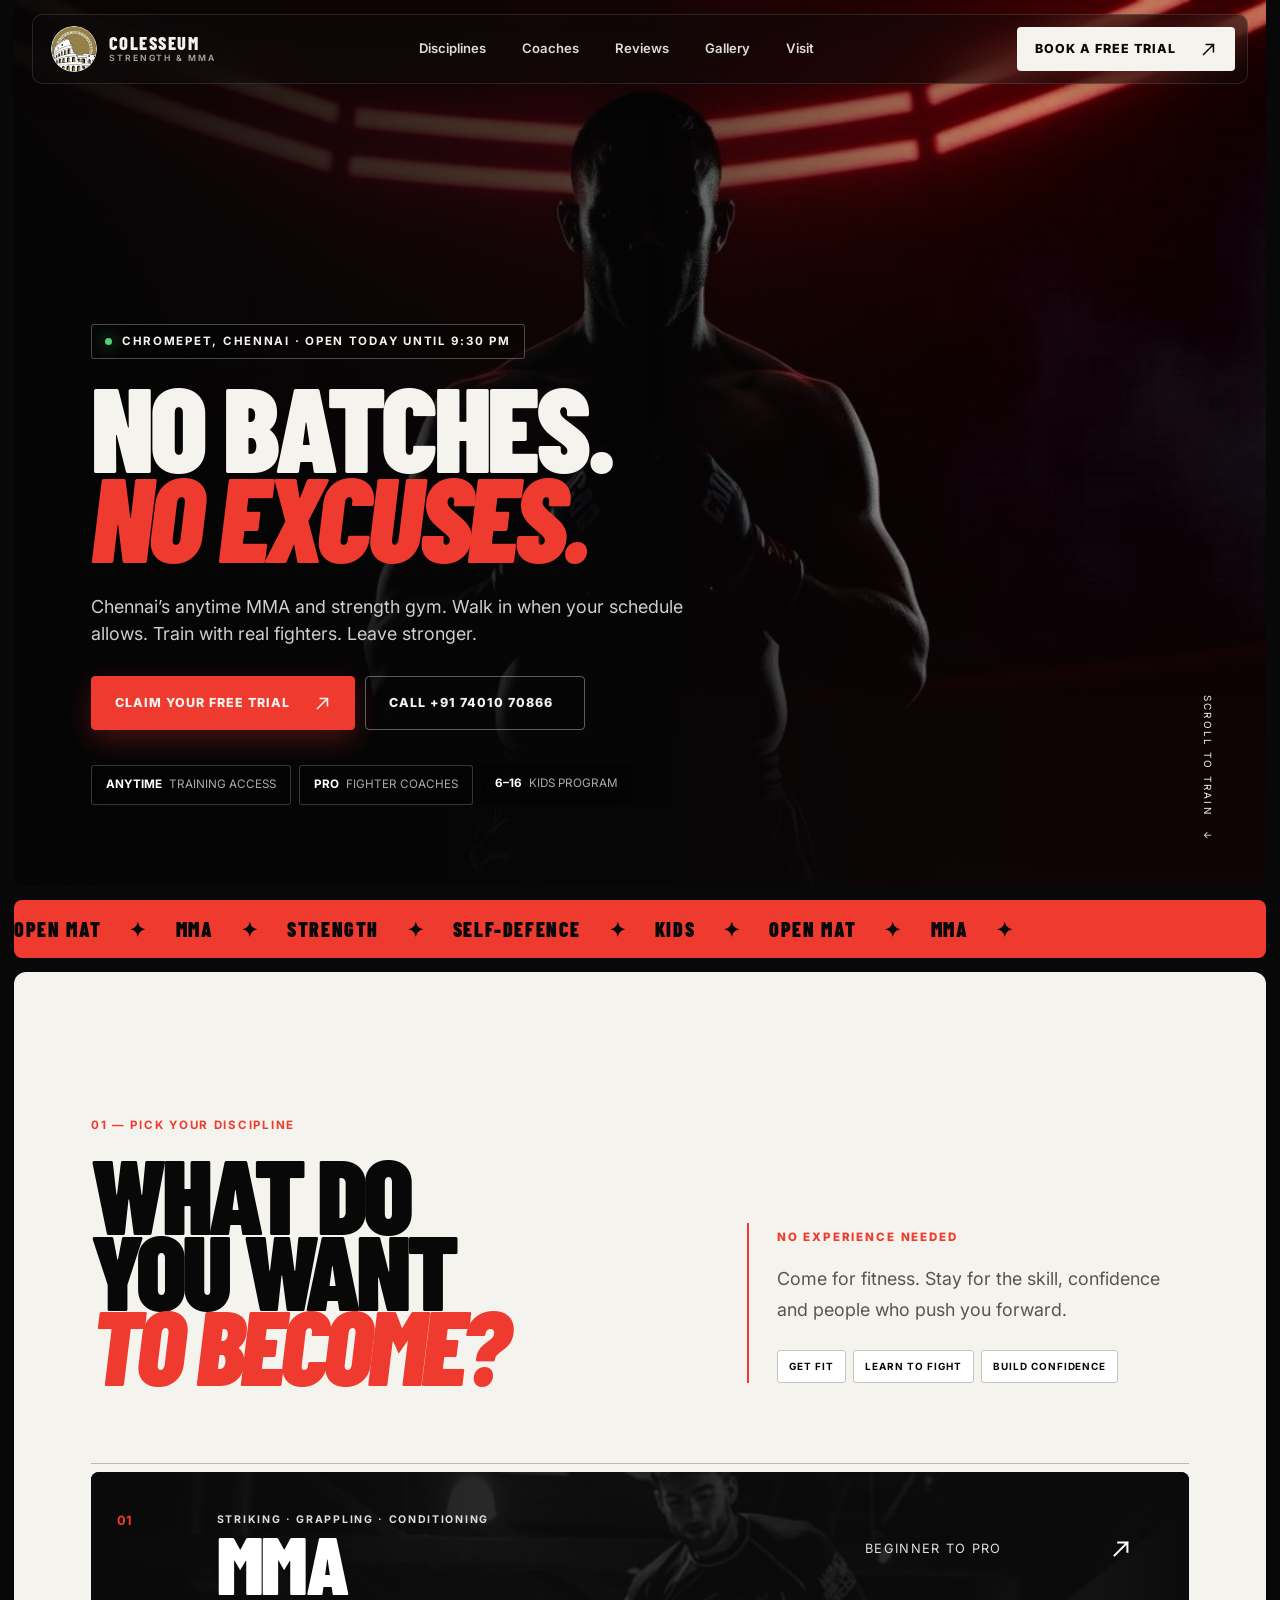
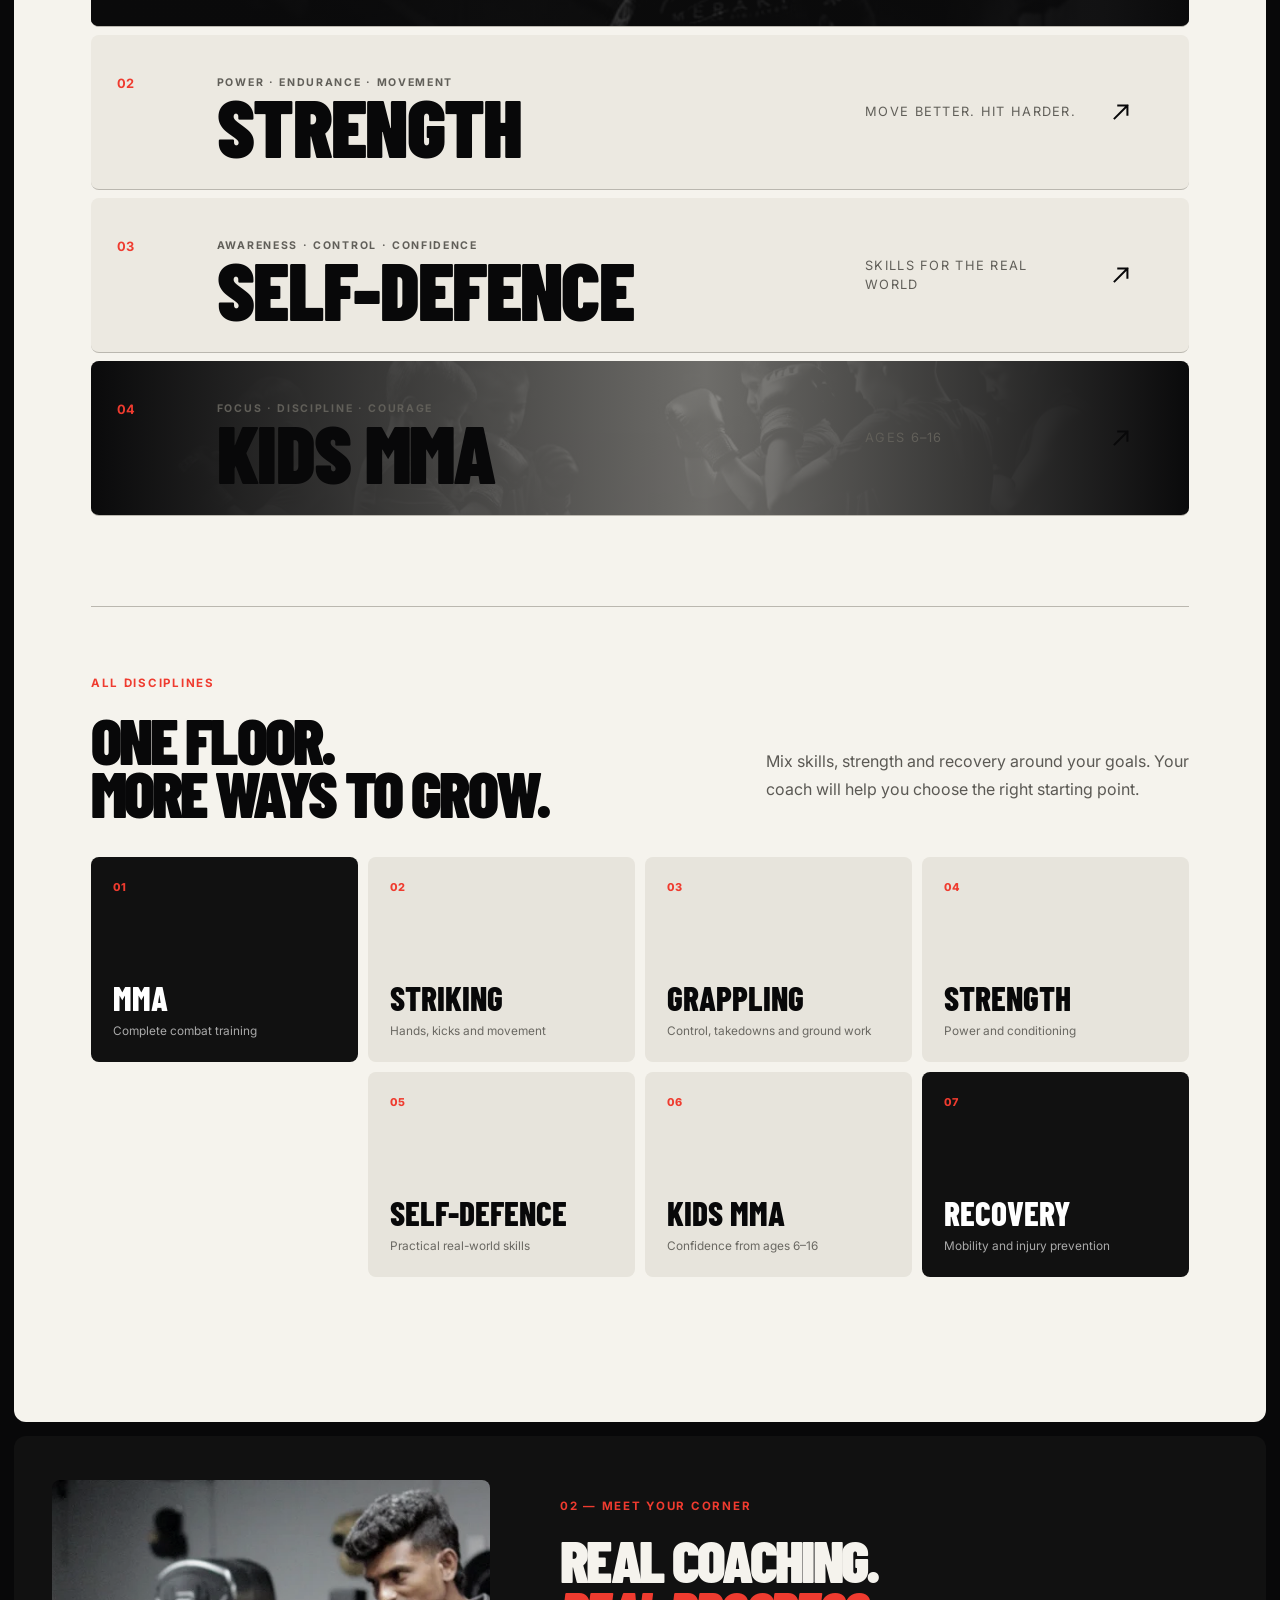
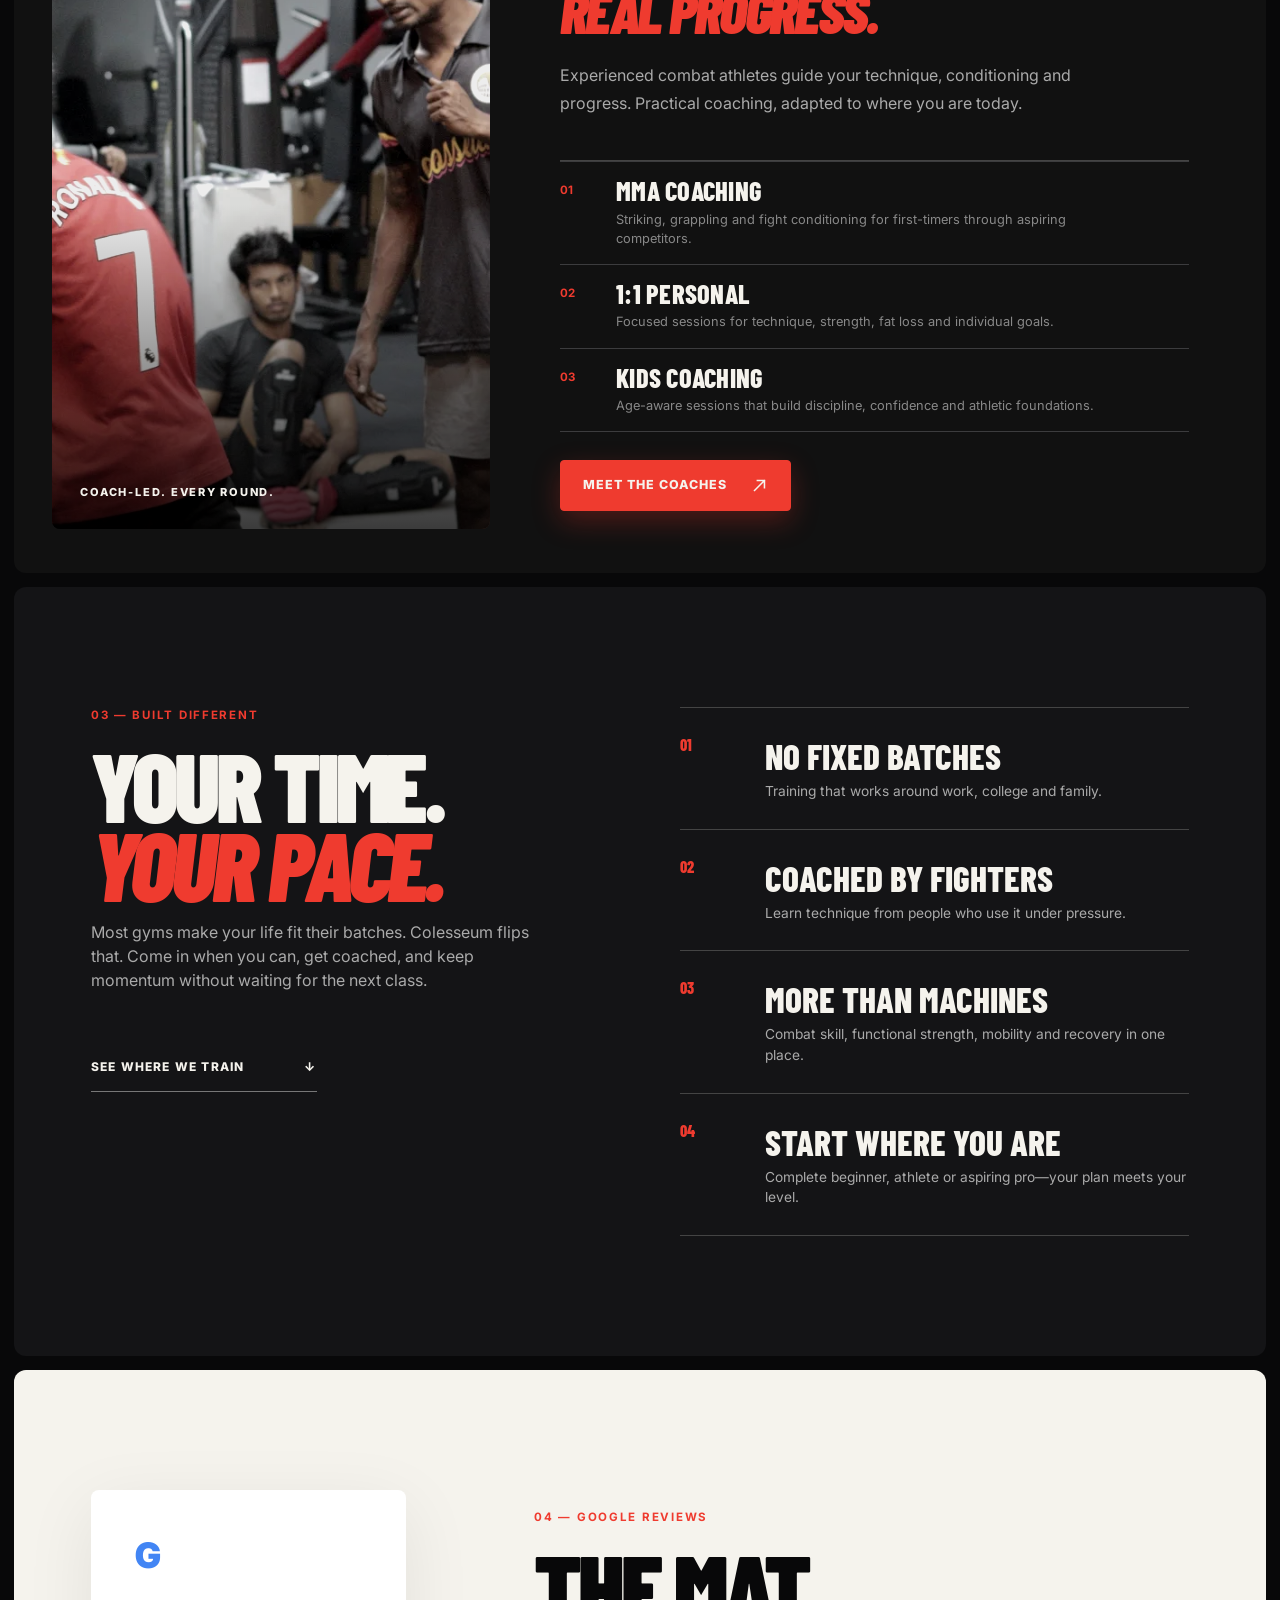
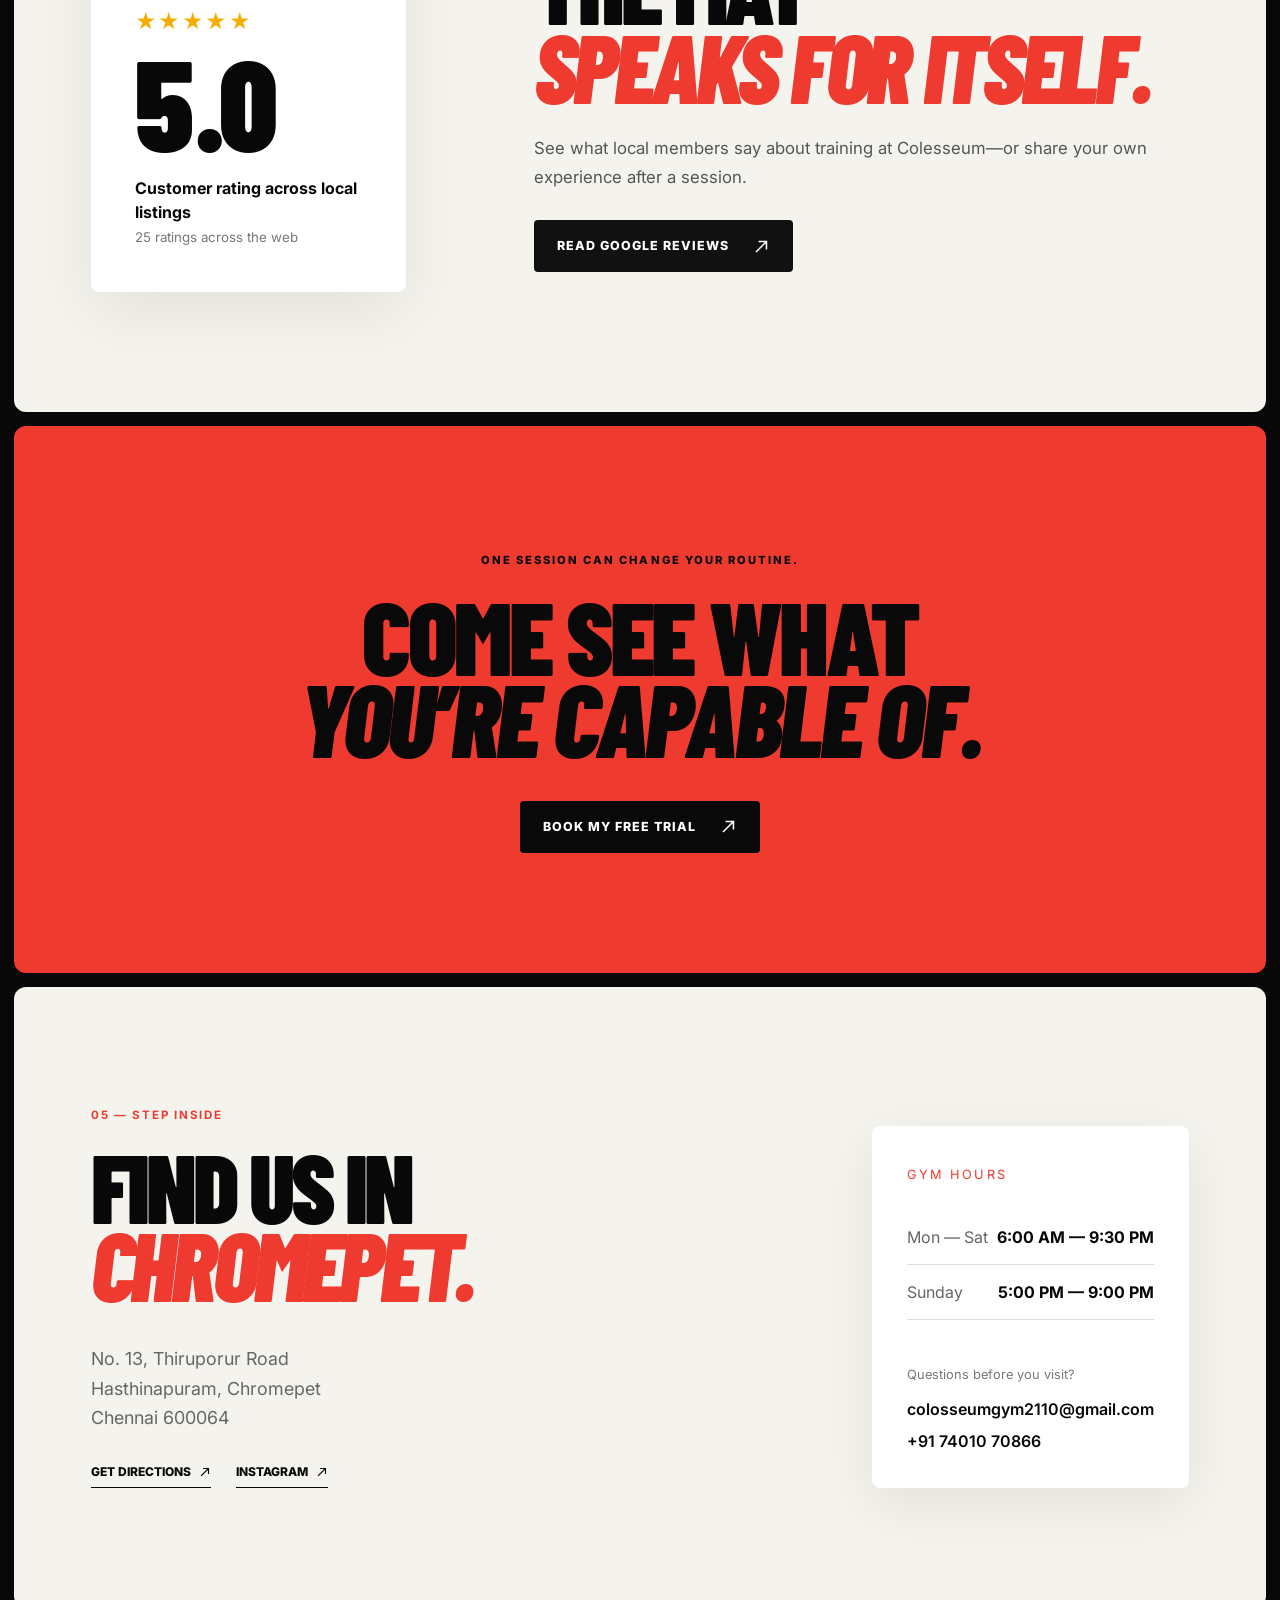
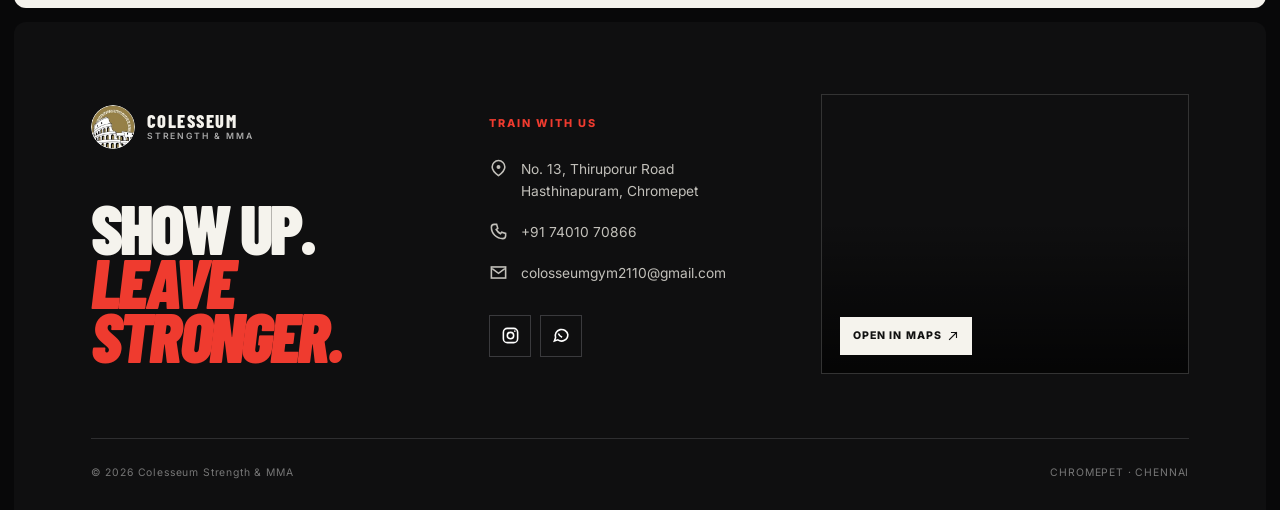
<file: index.html>
<!doctype html>
<html lang="en">
<head>
  <meta charset="utf-8">
  <meta name="viewport" content="width=device-width, initial-scale=1">
  <title>Colesseum Strength & MMA | Anytime MMA Training in Chennai</title>
  <meta name="description" content="MMA, strength training, self-defence and kids coaching in Chromepet, Chennai. Train on your schedule with pro-fighter coaching.">
  <link rel="preconnect" href="https://fonts.googleapis.com">
  <link rel="preconnect" href="https://fonts.gstatic.com" crossorigin>
  <link href="https://fonts.googleapis.com/css2?family=Barlow+Condensed:ital,wght@0,600;0,700;0,800;0,900;1,800&family=Inter:wght@400;500;600;700&display=swap" rel="stylesheet">
  <link rel="icon" type="image/png" href="assets/logo.png">
  <link rel="stylesheet" href="assets/site.css">
</head>
<body class="is-loading">
  <div class="site-loader" role="status" aria-live="polite" aria-label="Loading Colesseum">
    <div class="loader-mark">
      <span class="loader-ring"><img src="assets/logo.png" alt=""></span>
      <p>COLESSEUM<small>STRENGTH &amp; MMA</small></p>
    </div>
    <div class="loader-line" aria-hidden="true"><i></i></div>
    <span class="loader-callout">ENTER THE ARENA</span>
  </div>
  <header class="nav" id="top">
    <a class="brand" href="#top" aria-label="Colesseum home"><img class="brand-logo" src="assets/logo.png" alt=""><span>COLESSEUM<small>STRENGTH & MMA</small></span></a>
    <nav aria-label="Main navigation"><a href="#disciplines">Disciplines</a><a href="#coaches">Coaches</a><a href="#reviews">Reviews</a><a href="gallery.html">Gallery</a><a href="#visit">Visit</a></nav>
    <a class="nav-cta" href="https://wa.me/917401070866?text=Hi%20Colesseum%2C%20I%27d%20like%20to%20book%20a%20trial%20session." target="_blank" rel="noreferrer">Book a free trial <span class="cta-arrow" aria-hidden="true"></span></a>
    <button class="menu" aria-label="Open menu" aria-expanded="false"><span></span><span></span></button>
  </header>

  <main>
    <section class="hero">
      <img class="hero-image" src="assets/hero.jpg" alt="Mixed martial arts fighter ready to train">
      <div class="hero-shade"></div>
      <div class="hero-copy">
        <div class="eyebrow"><i></i> Chromepet, Chennai · Open today until 9:30 PM</div>
        <h1>NO BATCHES.<br><em>NO EXCUSES.</em></h1>
        <p>Chennai’s anytime MMA and strength gym. Walk in when your schedule allows. Train with real fighters. Leave stronger.</p>
        <div class="hero-actions">
          <a class="button primary" href="https://wa.me/917401070866?text=Hi%20Colesseum%2C%20I%27d%20like%20to%20book%20a%20free%20trial%20session." target="_blank" rel="noreferrer">Claim your free trial <span class="cta-arrow" aria-hidden="true"></span></a>
          <a class="button ghost" href="tel:+917401070866">Call +91 74010 70866</a>
        </div>
        <div class="proof"><span><b>ANYTIME</b> training access</span><span><b>PRO</b> fighter coaches</span><span><b>6–16</b> kids program</span></div>
      </div>
      <a class="scroll-cue" href="#programs" aria-label="Scroll to programs"><span>SCROLL TO TRAIN</span>↓</a>
    </section>

    <section class="ticker" aria-label="Training highlights"><div>OPEN MAT <b>✦</b> MMA <b>✦</b> STRENGTH <b>✦</b> SELF-DEFENCE <b>✦</b> KIDS <b>✦</b> OPEN MAT <b>✦</b> MMA <b>✦</b></div></section>

    <section class="programs section" id="programs">
      <div class="programs-intro">
        <div><span class="kicker">01 — Pick your discipline</span><h2>WHAT DO<br>YOU WANT<br><i>TO BECOME?</i></h2></div>
        <div class="programs-note"><span>NO EXPERIENCE NEEDED</span><p>Come for fitness. Stay for the skill, confidence and people who push you forward.</p><div class="goal-tags"><b>GET FIT</b><b>LEARN TO FIGHT</b><b>BUILD CONFIDENCE</b></div></div>
      </div>
      <div class="fight-menu">
        <a class="fight-row is-visual" href="https://wa.me/917401070866?text=I%27m%20interested%20in%20MMA%20training." target="_blank" rel="noreferrer"><img src="assets/mma.jpg" alt="MMA athlete training"><span class="fight-no">01</span><div><small>STRIKING · GRAPPLING · CONDITIONING</small><h3>MMA</h3></div><p>Beginner to pro</p><i aria-hidden="true"></i></a>
        <a class="fight-row" href="https://wa.me/917401070866?text=I%27m%20interested%20in%20strength%20training." target="_blank" rel="noreferrer"><span class="fight-no">02</span><div><small>POWER · ENDURANCE · MOVEMENT</small><h3>STRENGTH</h3></div><p>Move better. Hit harder.</p><i aria-hidden="true"></i></a>
        <a class="fight-row" href="https://wa.me/917401070866?text=I%27m%20interested%20in%20self-defence%20training." target="_blank" rel="noreferrer"><span class="fight-no">03</span><div><small>AWARENESS · CONTROL · CONFIDENCE</small><h3>SELF-DEFENCE</h3></div><p>Skills for the real world</p><i aria-hidden="true"></i></a>
        <a class="fight-row is-kids" href="https://wa.me/917401070866?text=I%27m%20interested%20in%20the%20kids%20MMA%20program." target="_blank" rel="noreferrer"><img src="assets/kids.jpg" alt="Young athletes in a training program"><span class="fight-no">04</span><div><small>FOCUS · DISCIPLINE · COURAGE</small><h3>KIDS MMA</h3></div><p>Ages 6–16</p><i aria-hidden="true"></i></a>
      </div>
      <div class="discipline-block" id="disciplines">
        <div class="discipline-head"><div><span class="kicker">All disciplines</span><h3>ONE FLOOR.<br>MORE WAYS TO GROW.</h3></div><p>Mix skills, strength and recovery around your goals. Your coach will help you choose the right starting point.</p></div>
        <div class="discipline-grid" aria-label="Available disciplines">
          <article><span>01</span><h4>MMA</h4><small>Complete combat training</small></article>
          <article><span>02</span><h4>STRIKING</h4><small>Hands, kicks and movement</small></article>
          <article><span>03</span><h4>GRAPPLING</h4><small>Control, takedowns and ground work</small></article>
          <article><span>04</span><h4>STRENGTH</h4><small>Power and conditioning</small></article>
          <article><span>05</span><h4>SELF-DEFENCE</h4><small>Practical real-world skills</small></article>
          <article><span>06</span><h4>KIDS MMA</h4><small>Confidence from ages 6–16</small></article>
          <article><span>07</span><h4>RECOVERY</h4><small>Mobility and injury prevention</small></article>
        </div>
      </div>
    </section>

    <section class="coaches section" id="coaches">
      <div class="coach-visual"><img src="assets/coach-selected.webp" alt="Colesseum coach observing athletes during a live sparring round"><span>COACH-LED. EVERY ROUND.</span></div>
      <div class="coach-copy"><span class="kicker">02 — Meet your corner</span><h2>REAL COACHING.<br><i>REAL PROGRESS.</i></h2><p>Experienced combat athletes guide your technique, conditioning and progress. Practical coaching, adapted to where you are today.</p><div class="coach-columns"><article><b>01</b><div><h3>MMA COACHING</h3><p>Striking, grappling and fight conditioning for first-timers through aspiring competitors.</p></div></article><article><b>02</b><div><h3>1:1 PERSONAL</h3><p>Focused sessions for technique, strength, fat loss and individual goals.</p></div></article><article><b>03</b><div><h3>KIDS COACHING</h3><p>Age-aware sessions that build discipline, confidence and athletic foundations.</p></div></article></div><a class="button primary" href="https://wa.me/917401070866?text=Hi%20Colesseum%2C%20I%27d%20like%20to%20meet%20the%20coaches%20and%20book%20a%20trial." target="_blank" rel="noreferrer">Meet the coaches <span class="cta-arrow" aria-hidden="true"></span></a></div>
    </section>

    <section class="difference section" id="difference">
      <div class="difference-copy"><span class="kicker">03 — Built different</span><h2>YOUR TIME.<br><i>YOUR PACE.</i></h2><p>Most gyms make your life fit their batches. Colesseum flips that. Come in when you can, get coached, and keep momentum without waiting for the next class.</p><a class="text-link" href="#visit">See where we train <span>↓</span></a></div>
      <div class="reasons">
        <article><b>01</b><div><h3>NO FIXED BATCHES</h3><p>Training that works around work, college and family.</p></div></article>
        <article><b>02</b><div><h3>COACHED BY FIGHTERS</h3><p>Learn technique from people who use it under pressure.</p></div></article>
        <article><b>03</b><div><h3>MORE THAN MACHINES</h3><p>Combat skill, functional strength, mobility and recovery in one place.</p></div></article>
        <article><b>04</b><div><h3>START WHERE YOU ARE</h3><p>Complete beginner, athlete or aspiring pro—your plan meets your level.</p></div></article>
      </div>
    </section>

    <section class="reviews section" id="reviews">
      <div class="reviews-score"><span class="google-g">G</span><span class="stars" aria-label="5 out of 5 stars">★★★★★</span><strong>5.0</strong><p>Customer rating across local listings</p><small>25 ratings across the web</small></div>
      <div class="reviews-copy"><span class="kicker">04 — Google reviews</span><h2>THE MAT<br><i>SPEAKS FOR ITSELF.</i></h2><p>See what local members say about training at Colesseum—or share your own experience after a session.</p><a class="button dark-button" href="https://www.google.com/search?q=Colosseum+Strength+and+MMA+Chromepet+reviews" target="_blank" rel="noreferrer">Read Google reviews <span class="cta-arrow" aria-hidden="true"></span></a></div>
    </section>

    <section class="cta-band">
      <span>ONE SESSION CAN CHANGE YOUR ROUTINE.</span>
      <h2>COME SEE WHAT<br><i>YOU’RE CAPABLE OF.</i></h2>
      <a class="button light" href="https://wa.me/917401070866?text=Hi%20Colesseum%2C%20I%27d%20like%20to%20book%20a%20free%20trial%20session." target="_blank" rel="noreferrer">Book my free trial <span class="cta-arrow" aria-hidden="true"></span></a>
    </section>

    <section class="visit section" id="visit">
      <div class="visit-main"><span class="kicker">05 — Step inside</span><h2>FIND US IN<br><i>CHROMEPET.</i></h2><address>No. 13, Thiruporur Road<br>Hasthinapuram, Chromepet<br>Chennai 600064</address><div class="visit-actions"><a href="https://www.google.com/maps/search/?api=1&query=No.13+Thiruporur+Road+Hasthinapuram+Chromepet+Chennai+600064" target="_blank" rel="noreferrer">Get directions <span class="mini-arrow" aria-hidden="true"></span></a><a href="https://www.instagram.com/colosseum_strength_mma/" target="_blank" rel="noreferrer">Instagram <span class="mini-arrow" aria-hidden="true"></span></a></div></div>
      <div class="hours"><span>GYM HOURS</span><dl><div><dt>Mon — Sat</dt><dd>6:00 AM — 9:30 PM</dd></div><div><dt>Sunday</dt><dd>5:00 PM — 9:00 PM</dd></div></dl><p>Questions before you visit?</p><a href="mailto:colosseumgym2110@gmail.com">colosseumgym2110@gmail.com</a><a href="tel:+917401070866">+91 74010 70866</a></div>
    </section>
  </main>

  <footer class="site-footer">
    <div class="footer-brand"><a class="brand" href="#top"><img class="brand-logo" src="assets/logo.png" alt=""><span>COLESSEUM<small>STRENGTH &amp; MMA</small></span></a><h2>SHOW UP.<br><i>LEAVE STRONGER.</i></h2></div>
    <div class="footer-details"><span class="footer-label">TRAIN WITH US</span><a href="https://www.google.com/maps/search/?api=1&query=No.13+Thiruporur+Road+Hasthinapuram+Chromepet+Chennai+600064" target="_blank" rel="noreferrer"><i class="footer-icon icon-pin" aria-hidden="true"></i><span>No. 13, Thiruporur Road<br>Hasthinapuram, Chromepet</span></a><a href="tel:+917401070866"><i class="footer-icon icon-phone" aria-hidden="true"></i>+91 74010 70866</a><a href="mailto:colosseumgym2110@gmail.com"><i class="footer-icon icon-mail" aria-hidden="true"></i>colosseumgym2110@gmail.com</a><div class="footer-socials"><a href="https://www.instagram.com/colosseum_strength_mma/" target="_blank" rel="noreferrer" aria-label="Instagram"><i class="footer-icon icon-instagram" aria-hidden="true"></i></a><a href="https://wa.me/917401070866" target="_blank" rel="noreferrer" aria-label="WhatsApp"><i class="footer-icon icon-chat" aria-hidden="true"></i></a></div></div>
    <div class="footer-map"><iframe title="Map showing Colesseum Strength and MMA in Chromepet" loading="lazy" referrerpolicy="no-referrer-when-downgrade" src="https://www.google.com/maps?q=No.13%20Thiruporur%20Road%20Hasthinapuram%20Chromepet%20Chennai%20600064&amp;output=embed"></iframe><a href="https://www.google.com/maps/search/?api=1&query=No.13+Thiruporur+Road+Hasthinapuram+Chromepet+Chennai+600064" target="_blank" rel="noreferrer">OPEN IN MAPS <span class="mini-arrow" aria-hidden="true"></span></a></div>
    <div class="footer-bottom"><span>© 2026 Colesseum Strength &amp; MMA</span><span>CHROMEPET · CHENNAI</span></div>
  </footer>
  <a class="mobile-trial" href="https://wa.me/917401070866?text=Hi%20Colesseum%2C%20I%27d%20like%20to%20book%20a%20free%20trial%20session." target="_blank" rel="noreferrer">BOOK A FREE TRIAL <span class="cta-arrow" aria-hidden="true"></span></a>
  <script src="assets/site.js"></script>
</body>
</html>
</file>
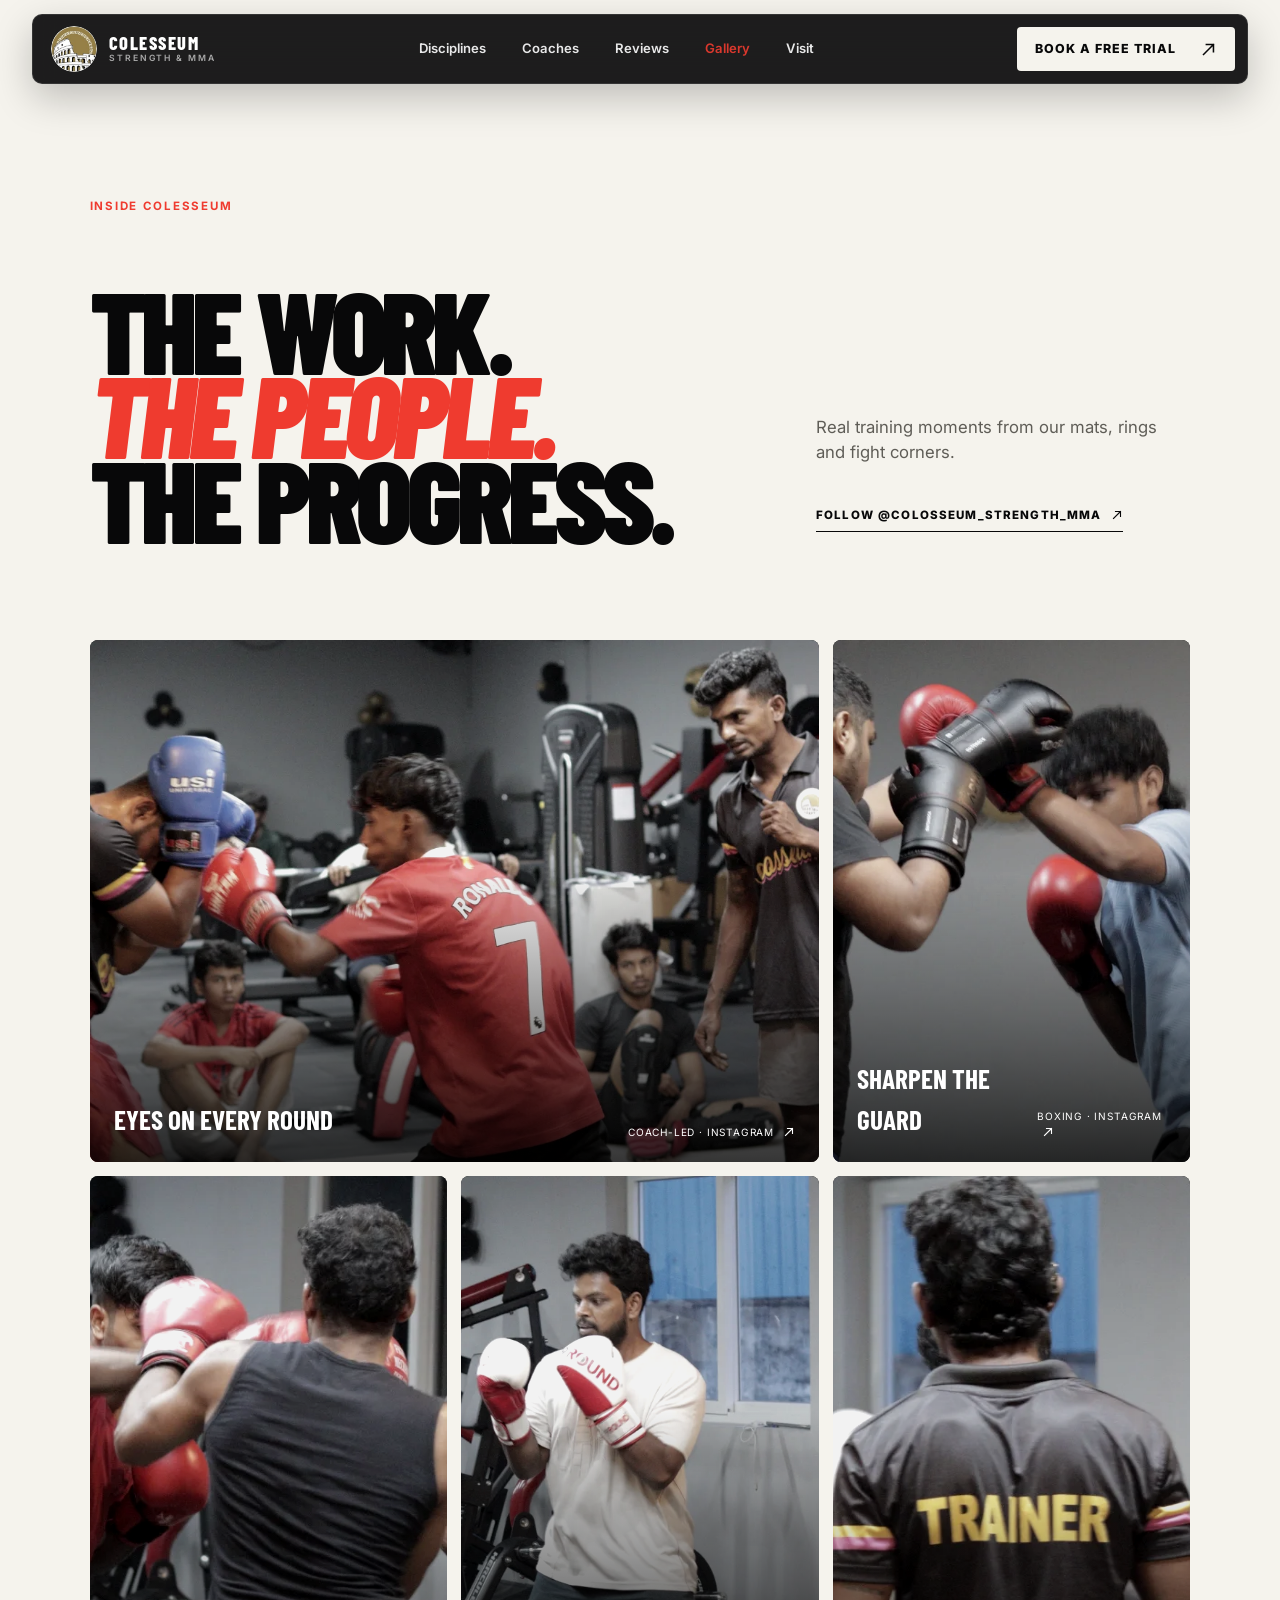
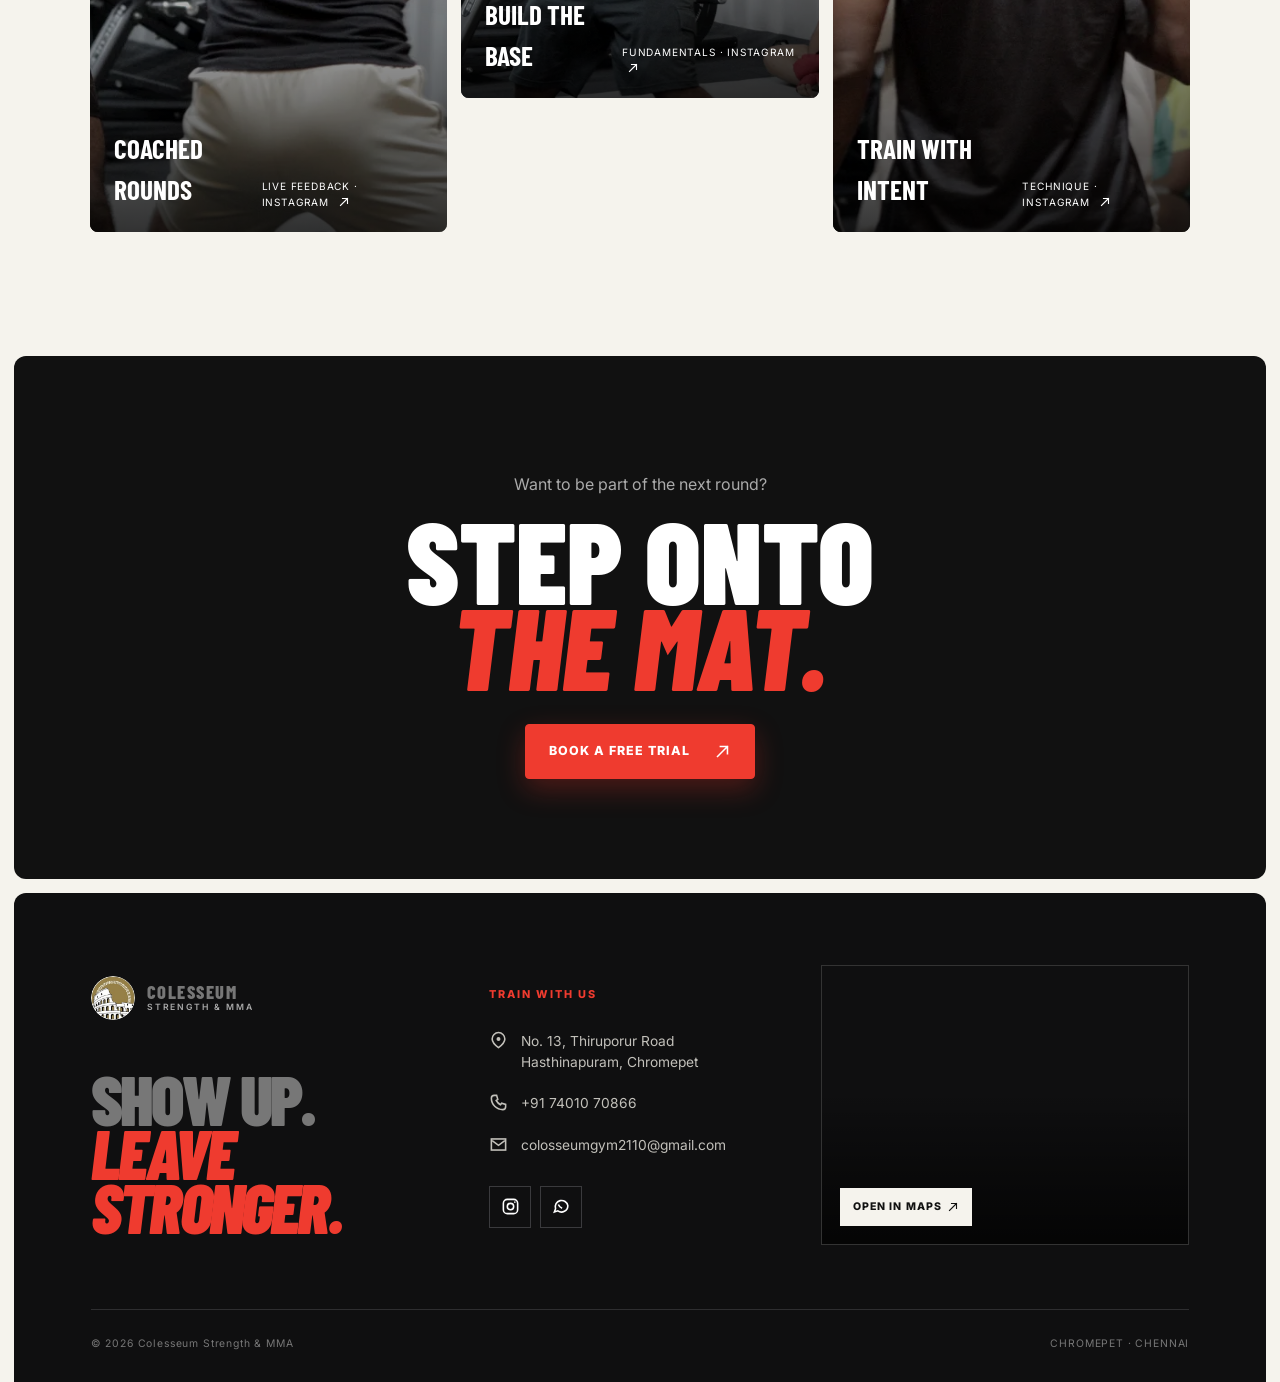
<file: gallery.html>
<!doctype html>
<html lang="en">
<head>
  <meta charset="utf-8">
  <meta name="viewport" content="width=device-width, initial-scale=1">
  <title>Gallery | Colesseum Strength & MMA</title>
  <meta name="description" content="See training, sparring, coaching and fight moments from Colesseum Strength & MMA in Chennai.">
  <link rel="preconnect" href="https://fonts.googleapis.com">
  <link rel="preconnect" href="https://fonts.gstatic.com" crossorigin>
  <link href="https://fonts.googleapis.com/css2?family=Barlow+Condensed:ital,wght@0,600;0,700;0,800;0,900;1,800&family=Inter:wght@400;500;600;700&display=swap" rel="stylesheet">
  <link rel="icon" type="image/png" href="assets/logo.png">
  <link rel="stylesheet" href="assets/site.css">
</head>
<body class="gallery-page is-loading">
  <div class="site-loader" role="status" aria-live="polite" aria-label="Loading Colesseum">
    <div class="loader-mark">
      <span class="loader-ring"><img src="assets/logo.png" alt=""></span>
      <p>COLESSEUM<small>STRENGTH &amp; MMA</small></p>
    </div>
    <div class="loader-line" aria-hidden="true"><i></i></div>
    <span class="loader-callout">ENTER THE ARENA</span>
  </div>
  <header class="nav">
    <a class="brand" href="index.html" aria-label="Colesseum home"><img class="brand-logo" src="assets/logo.png" alt=""><span>COLESSEUM<small>STRENGTH & MMA</small></span></a>
    <nav aria-label="Main navigation"><a href="index.html#disciplines">Disciplines</a><a href="index.html#coaches">Coaches</a><a href="index.html#reviews">Reviews</a><a class="active" href="gallery.html">Gallery</a><a href="index.html#visit">Visit</a></nav>
    <a class="nav-cta" href="https://wa.me/917401070866?text=Hi%20Colesseum%2C%20I%27d%20like%20to%20book%20a%20free%20trial%20session." target="_blank" rel="noreferrer">Book a free trial <span class="cta-arrow" aria-hidden="true"></span></a>
    <button class="menu" aria-label="Open menu" aria-expanded="false"><span></span><span></span></button>
  </header>
  <main>
    <section class="gallery-hero">
      <span class="kicker">Inside Colesseum</span>
      <h1>THE WORK.<br><i>THE PEOPLE.</i><br>THE PROGRESS.</h1>
      <div><p>Real training moments from our mats, rings and fight corners.</p><a href="https://www.instagram.com/colosseum_strength_mma/" target="_blank" rel="noreferrer">Follow @colosseum_strength_mma <span class="mini-arrow" aria-hidden="true"></span></a></div>
    </section>
    <section class="gallery-grid" aria-label="Colesseum Instagram highlights">
      <a class="gallery-card wide gallery-card-focus" href="https://www.instagram.com/p/DJyHlnDxAt0/?img_index=5" target="_blank" rel="noreferrer"><img src="assets/gallery/gallery-5.webp" alt="Colesseum coach watching athletes during a sparring round"><span><b>EYES ON EVERY ROUND</b><small>Coach-led · Instagram <i class="mini-arrow" aria-hidden="true"></i></small></span></a>
      <a class="gallery-card" href="https://www.instagram.com/p/DJyHlnDxAt0/?img_index=2" target="_blank" rel="noreferrer"><img src="assets/gallery/gallery-2.webp" alt="Two athletes drilling close-range boxing defence"><span><b>SHARPEN THE GUARD</b><small>Boxing · Instagram <i class="mini-arrow" aria-hidden="true"></i></small></span></a>
      <a class="gallery-card tall" href="https://www.instagram.com/p/DJyHlnDxAt0/?img_index=1" target="_blank" rel="noreferrer"><img src="assets/gallery/gallery-1.webp" alt="Coach studying two athletes during technical sparring"><span><b>COACHED ROUNDS</b><small>Live feedback · Instagram <i class="mini-arrow" aria-hidden="true"></i></small></span></a>
      <a class="gallery-card" href="https://www.instagram.com/p/DJyHlnDxAt0/?img_index=4" target="_blank" rel="noreferrer"><img src="assets/gallery/gallery-4.webp" alt="Athlete working his boxing stance during class"><span><b>BUILD THE BASE</b><small>Fundamentals · Instagram <i class="mini-arrow" aria-hidden="true"></i></small></span></a>
      <a class="gallery-card tall" href="https://www.instagram.com/p/DJyHlnDxAt0/?img_index=3" target="_blank" rel="noreferrer"><img src="assets/gallery/gallery-3.webp" alt="Colesseum trainer leading a technical boxing round"><span><b>TRAIN WITH INTENT</b><small>Technique · Instagram <i class="mini-arrow" aria-hidden="true"></i></small></span></a>
    </section>
    <section class="gallery-cta"><p>Want to be part of the next round?</p><h2>STEP ONTO<br><i>THE MAT.</i></h2><a class="button primary" href="https://wa.me/917401070866?text=Hi%20Colesseum%2C%20I%27d%20like%20to%20book%20a%20free%20trial%20session." target="_blank" rel="noreferrer">Book a free trial <span class="cta-arrow" aria-hidden="true"></span></a></section>
  </main>
  <footer class="site-footer">
    <div class="footer-brand"><a class="brand" href="index.html"><img class="brand-logo" src="assets/logo.png" alt=""><span>COLESSEUM<small>STRENGTH &amp; MMA</small></span></a><h2>SHOW UP.<br><i>LEAVE STRONGER.</i></h2></div>
    <div class="footer-details"><span class="footer-label">TRAIN WITH US</span><a href="https://www.google.com/maps/search/?api=1&query=No.13+Thiruporur+Road+Hasthinapuram+Chromepet+Chennai+600064" target="_blank" rel="noreferrer"><i class="footer-icon icon-pin" aria-hidden="true"></i><span>No. 13, Thiruporur Road<br>Hasthinapuram, Chromepet</span></a><a href="tel:+917401070866"><i class="footer-icon icon-phone" aria-hidden="true"></i>+91 74010 70866</a><a href="mailto:colosseumgym2110@gmail.com"><i class="footer-icon icon-mail" aria-hidden="true"></i>colosseumgym2110@gmail.com</a><div class="footer-socials"><a href="https://www.instagram.com/colosseum_strength_mma/" target="_blank" rel="noreferrer" aria-label="Instagram"><i class="footer-icon icon-instagram" aria-hidden="true"></i></a><a href="https://wa.me/917401070866" target="_blank" rel="noreferrer" aria-label="WhatsApp"><i class="footer-icon icon-chat" aria-hidden="true"></i></a></div></div>
    <div class="footer-map"><iframe title="Map showing Colesseum Strength and MMA in Chromepet" loading="lazy" referrerpolicy="no-referrer-when-downgrade" src="https://www.google.com/maps?q=No.13%20Thiruporur%20Road%20Hasthinapuram%20Chromepet%20Chennai%20600064&amp;output=embed"></iframe><a href="https://www.google.com/maps/search/?api=1&query=No.13+Thiruporur+Road+Hasthinapuram+Chromepet+Chennai+600064" target="_blank" rel="noreferrer">OPEN IN MAPS <span class="mini-arrow" aria-hidden="true"></span></a></div>
    <div class="footer-bottom"><span>© 2026 Colesseum Strength &amp; MMA</span><span>CHROMEPET · CHENNAI</span></div>
  </footer>
  <a class="mobile-trial" href="https://wa.me/917401070866?text=Hi%20Colesseum%2C%20I%27d%20like%20to%20book%20a%20free%20trial%20session." target="_blank" rel="noreferrer">BOOK A FREE TRIAL <span class="cta-arrow" aria-hidden="true"></span></a>
  <script src="assets/site.js"></script>
</body>
</html>
</file>
<file: assets/site.css>
:root{--ink:#080809;--panel:#111113;--paper:#f1efe9;--red:#ed3326;--muted:#aaa8a3;--line:rgba(255,255,255,.15)}*{box-sizing:border-box}html{scroll-behavior:smooth}body{margin:0;background:var(--ink);color:var(--paper);font:16px/1.5 Inter,Arial,sans-serif;overflow-x:hidden}a{color:inherit;text-decoration:none}img{display:block;max-width:100%}.nav{height:88px;padding:0 4.5vw;display:flex;align-items:center;justify-content:space-between;position:absolute;top:0;z-index:20;width:100%;border-bottom:1px solid var(--line)}.brand{display:flex;align-items:center;gap:12px;font:800 1.15rem/1 Barlow Condensed,sans-serif;letter-spacing:.08em}.brand small{display:block;font:600 .54rem/1.4 Inter,sans-serif;letter-spacing:.22em;color:#aaa}.brand-mark{display:grid;place-items:center;width:40px;height:40px;border:2px solid var(--red);border-radius:50%;color:var(--red);font:italic 900 1.65rem Barlow Condensed}.nav nav{display:flex;gap:36px;font-size:.82rem;font-weight:600}.nav nav a{opacity:.75}.nav nav a:hover{opacity:1}.nav-cta,.button{display:inline-flex;align-items:center;justify-content:space-between;gap:24px;text-transform:uppercase;font-weight:800;font-size:.78rem;letter-spacing:.08em}.nav-cta{border:1px solid rgba(255,255,255,.5);padding:14px 18px}.nav-cta span,.button span{font-size:1.1rem}.menu{display:none;background:none;border:0}.hero{min-height:800px;height:100svh;position:relative;display:flex;align-items:flex-end;padding:150px 7vw 9vh}.hero-image,.hero-shade{position:absolute;inset:0;width:100%;height:100%;object-fit:cover}.hero-image{object-position:center 20%}.hero-shade{background:linear-gradient(90deg,rgba(7,7,8,.95) 0%,rgba(7,7,8,.62) 46%,rgba(7,7,8,.15) 75%),linear-gradient(0deg,rgba(7,7,8,.9),transparent 45%)}.hero-copy{position:relative;z-index:2;max-width:820px}.eyebrow,.kicker{text-transform:uppercase;letter-spacing:.15em;font-size:.72rem;font-weight:700}.eyebrow{display:flex;align-items:center;gap:10px;margin-bottom:22px}.eyebrow i{width:7px;height:7px;background:#53d176;border-radius:50%;box-shadow:0 0 16px #53d176}.hero h1,.section h2,.cta-band h2{margin:0;font:900 clamp(4.7rem,9.3vw,9.3rem)/.75 Barlow Condensed,sans-serif;letter-spacing:-.035em}.hero h1 em,.section h2 i,.cta-band h2 i{font-style:italic;color:var(--red)}.hero p{max-width:610px;font-size:1.08rem;color:#d0ceca;margin:34px 0 28px}.hero-actions{display:flex;gap:10px}.button{padding:18px 21px;min-width:220px;border:1px solid rgba(255,255,255,.35)}.button.primary{background:var(--red);border-color:var(--red)}.button.ghost:hover,.nav-cta:hover{background:#fff;color:#111}.button.primary:hover{background:#fff;color:#111;border-color:#fff}.proof{display:flex;gap:0;margin-top:35px;border-top:1px solid var(--line);max-width:680px}.proof span{padding:15px 26px 0 0;margin-right:26px;border-right:1px solid var(--line);font-size:.73rem;text-transform:uppercase;color:#aaa}.proof span:last-child{border:0}.proof b{color:#fff;margin-right:4px}.scroll-cue{position:absolute;right:4vw;bottom:5vh;z-index:2;display:flex;gap:15px;align-items:center;writing-mode:vertical-rl;font-size:.62rem;letter-spacing:.22em}.ticker{height:64px;background:var(--red);color:#090909;display:flex;align-items:center;overflow:hidden;white-space:nowrap}.ticker div{font:900 1.25rem Barlow Condensed;letter-spacing:.08em;animation:ticker 18s linear infinite}.ticker b{margin:0 22px}@keyframes ticker{to{transform:translateX(-50%)}}.section{padding:120px 7vw}.section-head{display:grid;grid-template-columns:1.35fr .65fr;gap:8vw;align-items:end;margin-bottom:65px}.section h2{font-size:clamp(4rem,7.5vw,7.7rem);line-height:.82}.section-head>p{max-width:460px;color:var(--muted);font-size:1.02rem}.kicker{display:block;color:var(--red);margin-bottom:25px}.program-grid{display:grid;grid-template-columns:repeat(2,1fr);border-top:1px solid var(--line);border-left:1px solid var(--line)}.program{min-height:410px;padding:32px;border-right:1px solid var(--line);border-bottom:1px solid var(--line);display:flex;flex-direction:column;justify-content:space-between;position:relative;overflow:hidden;background:var(--panel)}.program.featured{grid-row:span 2;padding:0;min-height:820px}.program-art{position:absolute;inset:0}.program-art:after,.kids:after{content:"";position:absolute;inset:0;background:linear-gradient(0deg,rgba(0,0,0,.92),rgba(0,0,0,.03) 70%)}.program-art img,.kids>img{width:100%;height:100%;object-fit:cover}.program-art span{position:absolute;z-index:2;top:25px;right:25px;font:800 1rem Barlow Condensed}.program-info{position:relative;z-index:2;margin-top:auto}.program-info>span{font-size:.7rem;text-transform:uppercase;letter-spacing:.16em;color:var(--red);font-weight:700}.program h3{font:800 clamp(2.1rem,3.5vw,4rem)/.9 Barlow Condensed;margin:12px 0}.program p{max-width:430px;color:#aaa;font-size:.9rem}.program a{display:inline-block;margin-top:17px;padding-bottom:5px;border-bottom:1px solid;font-size:.72rem;text-transform:uppercase;font-weight:700;letter-spacing:.1em}.program-number{font:900 6rem/.8 Barlow Condensed;color:#27272a}.program.kids{padding:0}.kids>img{position:absolute;inset:0}.kids .program-info{padding:32px}.difference{background:var(--paper);color:var(--ink);display:grid;grid-template-columns:.95fr 1.05fr;gap:10vw}.difference p{color:#555;max-width:560px}.text-link{display:inline-flex;gap:60px;border-bottom:1px solid;padding:15px 0;margin-top:35px;font-size:.75rem;font-weight:800;text-transform:uppercase;letter-spacing:.1em}.reasons{border-top:1px solid #bbb}.reasons article{display:grid;grid-template-columns:60px 1fr;gap:25px;padding:27px 0;border-bottom:1px solid #bbb}.reasons b{color:var(--red);font:800 1rem Barlow Condensed}.reasons h3{margin:0;font:800 2rem Barlow Condensed}.reasons p{margin:4px 0 0;font-size:.86rem}.cta-band{background:var(--red);color:#090909;text-align:center;padding:105px 5vw}.cta-band>span{font-size:.7rem;letter-spacing:.18em;font-weight:800}.cta-band h2{font-size:clamp(4rem,8vw,8.7rem);line-height:.8;margin:25px 0 42px}.cta-band h2 i{color:#090909}.button.light{background:#090909;color:#fff;border:0}.visit{display:grid;grid-template-columns:1.4fr .6fr;gap:12vw}.visit address{font-style:normal;color:#aaa;font-size:1.12rem;margin:40px 0 30px}.visit-actions{display:flex;gap:25px}.visit-actions a{font-size:.75rem;text-transform:uppercase;font-weight:800;border-bottom:1px solid;padding-bottom:6px}.hours{border:1px solid var(--line);padding:35px;align-self:end}.hours>span{font:.8rem Inter;letter-spacing:.16em;color:var(--red)}.hours dl{margin:25px 0 45px}.hours dl div{display:flex;justify-content:space-between;padding:15px 0;border-bottom:1px solid var(--line)}.hours dt{color:#aaa}.hours dd{margin:0;font-weight:700}.hours p{font-size:.8rem;color:#777}.hours>a{display:block;font-weight:600;margin-top:8px}footer{border-top:1px solid var(--line);padding:38px 5vw;display:flex;align-items:center;justify-content:space-between;color:#777;font-size:.75rem}footer p{font:700 1rem Barlow Condensed;color:#ddd}.mobile-trial{display:none}.reveal{opacity:0;transform:translateY(24px);transition:.7s ease}.reveal.visible{opacity:1;transform:none}
@media(max-width:850px){.nav{height:72px;padding:0 20px}.nav nav,.nav-cta{display:none}.menu{display:block}.menu span{display:block;width:25px;height:2px;background:#fff;margin:6px}.nav.open{position:fixed;background:#0a0a0b}.nav.open nav{display:flex;position:absolute;top:72px;left:0;right:0;background:#0a0a0b;flex-direction:column;padding:30px 22px;font:800 2rem Barlow Condensed}.hero{min-height:720px;padding:130px 22px 120px;align-items:flex-end}.hero-image{object-position:62% center}.hero-shade{background:linear-gradient(0deg,rgba(7,7,8,.98) 0%,rgba(7,7,8,.6) 72%,rgba(7,7,8,.3))}.hero h1{font-size:clamp(4rem,18vw,6rem);line-height:.78}.hero p{font-size:.95rem;margin:24px 0}.hero-actions{flex-direction:column;align-items:stretch}.button{width:100%}.button.ghost{display:none}.proof{display:none}.scroll-cue{display:none}.ticker{height:52px}.section{padding:82px 22px}.section-head{grid-template-columns:1fr;margin-bottom:38px}.section-head>p{margin-top:0}.program-grid{grid-template-columns:1fr}.program.featured{min-height:610px;grid-row:auto}.program{min-height:330px}.difference{grid-template-columns:1fr;gap:60px}.cta-band{padding:75px 22px}.visit{grid-template-columns:1fr;gap:55px}.hours{padding:24px}footer{padding:35px 22px 92px;align-items:flex-start;gap:25px;flex-direction:column}footer p{display:none}.mobile-trial{display:flex;position:fixed;z-index:30;left:12px;right:12px;bottom:12px;background:var(--red);padding:17px 20px;justify-content:space-between;color:#fff;font-size:.78rem;font-weight:800;letter-spacing:.08em;box-shadow:0 10px 35px #000}.brand-mark{width:35px;height:35px}}
@media(prefers-reduced-motion:reduce){html{scroll-behavior:auto}.ticker div{animation:none}.reveal{opacity:1;transform:none;transition:none}}

/* 2026 discipline menu */
.programs{padding-top:145px;padding-bottom:145px;background:radial-gradient(circle at 17% 24%,rgba(237,51,38,.12),transparent 28%),var(--ink)}
.programs-intro{display:grid;grid-template-columns:1.1fr .9fr;gap:9vw;align-items:end;margin-bottom:80px}
.programs-intro h2{font-size:clamp(4.8rem,8.2vw,8.5rem);line-height:.72}
.programs-note{max-width:520px;padding-left:28px;border-left:2px solid var(--red)}
.programs-note>span{font:800 .72rem Inter;letter-spacing:.16em;color:var(--red)}
.programs-note p{font-size:1.12rem;color:#c4c2bd;max-width:470px}
.goal-tags{display:flex;flex-wrap:wrap;gap:7px;margin-top:24px}
.goal-tags b{border:1px solid #444;padding:8px 11px;font-size:.62rem;letter-spacing:.1em}
.fight-menu{border-top:1px solid #4b4b4d}
.fight-row{min-height:170px;display:grid;grid-template-columns:75px 1fr 220px 55px;align-items:center;gap:25px;position:relative;border-bottom:1px solid #4b4b4d;overflow:hidden;padding:15px 24px;transition:.35s ease;isolation:isolate}
.fight-row:before{content:"";position:absolute;inset:0;background:var(--red);transform:scaleY(0);transform-origin:bottom;transition:transform .35s ease;z-index:-1}
.fight-row:hover:before,.fight-row:focus-visible:before{transform:scaleY(1)}
.fight-row>img{position:absolute;inset:0;width:100%;height:100%;object-fit:cover;object-position:center 36%;z-index:-2;filter:grayscale(1);opacity:.35;transition:.45s ease}
.fight-row.is-kids>img{object-position:center 46%;opacity:0}
.fight-row.is-visual:after,.fight-row.is-kids:after{content:"";position:absolute;inset:0;background:linear-gradient(90deg,#0a0a0b 0%,rgba(10,10,11,.46) 56%,#0a0a0b 100%);z-index:-1;transition:.35s ease}
.fight-row:hover:after,.fight-row:focus-visible:after{opacity:0}
.fight-row:hover>img,.fight-row:focus-visible>img{opacity:.35;filter:grayscale(0);transform:scale(1.03)}
.fight-row .fight-no{font:700 .8rem Inter;color:var(--red);align-self:start;margin-top:26px}
.fight-row:hover .fight-no{color:#0a0a0b}
.fight-row small{font-size:.66rem;letter-spacing:.16em;color:#97979c;font-weight:700}
.fight-row:hover small{color:#24100f}
.fight-row h3{margin:3px 0 0;font:900 clamp(3.5rem,6.4vw,7rem)/.75 Barlow Condensed;letter-spacing:-.02em}
.fight-row p{color:#aaa;font-size:.8rem;text-transform:uppercase;letter-spacing:.1em}
.fight-row:hover p{color:#24100f}
.fight-row>i{font-style:normal;font-size:1.7rem;transition:.3s ease}
.fight-row:hover>i{transform:translate(5px,-5px);color:#0a0a0b}
@media(max-width:850px){.programs-intro{grid-template-columns:1fr;gap:40px;margin-bottom:58px}.programs-intro h2{font-size:clamp(4.2rem,19vw,6.2rem)}.programs-note{padding-left:18px}.fight-row{min-height:130px;grid-template-columns:32px 1fr 35px;gap:10px;padding:12px 5px}.fight-row p{display:none}.fight-row .fight-no{margin-top:18px}.fight-row h3{font-size:clamp(3rem,14vw,5rem)}.fight-row small{font-size:.54rem}.fight-row>i{font-size:1.2rem}.fight-row.is-visual:after,.fight-row.is-kids:after{background:linear-gradient(90deg,#0a0a0b 0%,rgba(10,10,11,.6) 75%,#0a0a0b 100%)}}

/* Premium camp-inspired refinement — original content model preserved */
:root{--paper:#f5f3ed;--red:#ef3b2f}
.nav{position:absolute;top:18px;left:2.5vw;width:95vw;height:70px;padding:0 12px 0 18px;border:0;border-radius:18px;background:rgba(9,9,10,.88);backdrop-filter:blur(16px);box-shadow:0 16px 50px rgba(0,0,0,.24)}
.nav-cta,.button{border-radius:999px}.nav-cta{background:var(--paper);color:var(--ink);border:0;padding:13px 18px}.nav nav a{opacity:.9}.nav nav a:hover{color:var(--red)}
.hero{margin:0 14px 14px;min-height:760px;height:calc(100svh - 14px);border-radius:0 0 30px 30px;overflow:hidden;padding-left:6vw}.hero-image{filter:saturate(.85) contrast(1.06)}.hero-shade{background:linear-gradient(90deg,rgba(7,7,8,.92) 0%,rgba(7,7,8,.54) 50%,rgba(7,7,8,.05) 78%),linear-gradient(0deg,rgba(7,7,8,.72),transparent 52%)}
.eyebrow{display:inline-flex;padding:8px 13px;border:1px solid rgba(255,255,255,.28);border-radius:999px;background:rgba(0,0,0,.2);backdrop-filter:blur(8px)}
.hero h1{max-width:930px}.hero p{font-size:1.12rem}.button{padding:17px 23px}.button.primary{box-shadow:0 10px 28px rgba(237,51,38,.28)}
.proof{border:0;gap:8px}.proof span{padding:10px 14px;margin:0;border:1px solid rgba(255,255,255,.2);border-radius:999px;background:rgba(0,0,0,.22);backdrop-filter:blur(8px)}
.ticker{margin:0 14px;border-radius:18px;height:58px}
.programs{margin:14px;border-radius:30px;background:var(--paper);color:var(--ink);padding-left:6vw;padding-right:6vw}.programs .kicker{color:var(--red)}.programs-intro h2 i{color:var(--red)}.programs-note{border-left-color:var(--red)}.programs-note p{color:#555}.goal-tags b{border-color:#c7c4bb;border-radius:999px;background:#fff}.fight-menu{border-top-color:#bab7af}.fight-row{border-bottom-color:#bab7af;border-radius:18px;margin:8px 0;background:#ece9e1;min-height:155px;padding-left:26px}.fight-row .fight-no{color:var(--red)}.fight-row small,.fight-row p{color:#615f59}.fight-row.is-visual{color:#fff;background:#111}.fight-row.is-visual small,.fight-row.is-visual p{color:#ddd}.fight-row.is-kids>img{opacity:.18}.fight-row:before{border-radius:18px}.fight-row:hover,.fight-row:focus-visible{color:#0a0a0b;transform:translateX(5px)}
.difference{margin:14px;border-radius:30px;background:#141416;color:var(--paper);padding-left:6vw;padding-right:6vw}.difference p{color:#aaa}.reasons{border-top-color:#444}.reasons article{border-bottom-color:#444}.reasons h3{font-size:2.2rem}.text-link{border-color:#777}
.cta-band{margin:14px;border-radius:30px;padding:120px 5vw;background:var(--red)}.cta-band .button{display:inline-flex;width:auto}.visit{margin:14px;border-radius:30px;background:var(--paper);color:var(--ink);padding-left:6vw;padding-right:6vw}.visit address,.hours dt{color:#666}.hours{background:#fff;border:0;border-radius:22px;box-shadow:0 16px 60px rgba(0,0,0,.08)}.hours dl div{border-bottom-color:#ddd}.hours p{color:#777}.visit .kicker,.hours>span{color:var(--red)}
footer{margin:14px 14px 0;border:0;border-radius:30px 30px 0 0;background:#111;padding:50px 5vw}
@media(max-width:850px){.nav{top:10px;left:10px;width:calc(100% - 20px);height:62px;border-radius:15px}.nav.open{position:fixed;border-radius:15px 15px 0 0}.nav.open nav{top:62px;border-radius:0 0 15px 15px}.hero{margin:0 8px 8px;height:100svh;border-radius:0 0 22px 22px;padding-left:18px;padding-right:18px}.ticker{margin:8px;border-radius:14px}.programs,.difference,.visit,.cta-band{margin:8px;border-radius:22px;padding-left:18px;padding-right:18px}.programs{padding-top:88px;padding-bottom:88px}.fight-row{border-radius:14px;padding-left:12px;padding-right:12px}.fight-row:before{border-radius:14px}.fight-row:hover,.fight-row:focus-visible{transform:none}.difference{padding-top:88px;padding-bottom:88px}.cta-band{padding-top:85px;padding-bottom:85px}.visit{padding-top:88px;padding-bottom:88px}footer{margin:8px 8px 0;border-radius:22px 22px 0 0}}

/* Logo, disciplines, coaches and review proof */
.brand-logo{width:44px;height:44px;object-fit:contain;border-radius:50%;background:#050505}.nav .brand-logo{width:46px;height:46px}.discipline-rail{margin-top:44px;padding:22px 0 0;border-top:1px solid #bbb;display:flex;flex-wrap:wrap;align-items:center;gap:10px}.discipline-rail span{margin-right:auto;font-size:.68rem;letter-spacing:.15em;color:#777}.discipline-rail b{font-size:.68rem;letter-spacing:.08em;padding:10px 14px;border-radius:999px;background:#111;color:#fff}.discipline-rail b:nth-child(3n){background:var(--red)}
.coaches{margin:14px;border-radius:30px;background:#111;color:var(--paper);display:grid;grid-template-columns:.85fr 1.15fr;gap:7vw;padding-left:3vw;padding-right:6vw}.coach-visual{min-height:720px;border-radius:22px;overflow:hidden;position:relative}.coach-visual:after{content:"";position:absolute;inset:0;background:linear-gradient(0deg,rgba(0,0,0,.75),transparent 50%)}.coach-visual img{width:100%;height:100%;object-fit:cover}.coach-visual>span{position:absolute;z-index:2;left:28px;bottom:28px;font-size:.69rem;font-weight:800;letter-spacing:.16em}.coach-copy{align-self:center}.coach-copy>p{color:#aaa;max-width:640px;font-size:1.03rem}.coach-columns{display:grid;grid-template-columns:repeat(3,1fr);margin:38px 0 32px;border-top:1px solid #444}.coach-columns article{padding:24px 22px 10px 0;border-right:1px solid #444}.coach-columns article+article{padding-left:22px}.coach-columns article:last-child{border-right:0}.coach-columns b{color:var(--red);font-size:.72rem}.coach-columns h3{font:800 1.55rem/1 Barlow Condensed;margin:12px 0}.coach-columns p{font-size:.78rem;color:#888}.coach-copy .button{width:max-content}
.reviews{margin:14px;border-radius:30px;background:var(--paper);color:var(--ink);display:grid;grid-template-columns:.65fr 1.35fr;gap:10vw;align-items:center;padding-left:6vw;padding-right:6vw}.reviews-score{background:#fff;border-radius:24px;padding:44px;min-height:390px;display:flex;flex-direction:column;justify-content:center;box-shadow:0 18px 70px rgba(0,0,0,.08)}.google-g{font:900 2.2rem Inter;color:#4285f4}.stars{color:#f6ad01;font-size:1.3rem;letter-spacing:.12em;margin-top:30px}.reviews-score strong{font:900 8rem/.85 Barlow Condensed;margin-top:10px}.reviews-score p{font-weight:700;margin:20px 0 4px}.reviews-score small{color:#777}.reviews-copy>p{color:#555;max-width:620px;font-size:1.05rem;margin:28px 0}.dark-button{background:#111;color:#fff;border:0;width:max-content}.dark-button:hover{background:var(--red)}
@media(max-width:850px){.brand-logo,.nav .brand-logo{width:40px;height:40px}.discipline-rail{margin-top:34px}.discipline-rail span{width:100%;margin-bottom:5px}.discipline-rail b{font-size:.58rem;padding:8px 10px}.coaches,.reviews{margin:8px;border-radius:22px;grid-template-columns:1fr;padding:18px}.coaches{padding-top:18px;padding-bottom:80px}.coach-visual{min-height:520px}.coach-copy{padding-top:52px}.coach-columns{grid-template-columns:1fr}.coach-columns article,.coach-columns article+article{padding:20px 0;border-right:0;border-bottom:1px solid #444}.coach-copy .button,.dark-button{width:100%}.reviews{padding-top:18px;padding-bottom:80px;gap:60px}.reviews-score{min-height:300px;padding:32px}.reviews-score strong{font-size:6.5rem}.reviews-copy{padding:0 2px}}

/* Disciplines and coaching hierarchy refinement */
.discipline-block{margin-top:90px;padding-top:68px;border-top:1px solid #bab7af}.discipline-head{display:grid;grid-template-columns:1.15fr .85fr;gap:8vw;align-items:end;margin-bottom:38px}.discipline-head h3{font:900 clamp(3.2rem,5vw,5.7rem)/.82 Barlow Condensed;margin:0;letter-spacing:-.025em}.discipline-head>p{max-width:500px;color:#5b5954;font-size:1rem}.discipline-grid{display:grid;grid-template-columns:repeat(4,1fr);gap:10px}.discipline-grid article{min-height:205px;padding:22px;border-radius:16px;background:#e7e4dc;display:flex;flex-direction:column;transition:.3s ease}.discipline-grid article:first-child,.discipline-grid article:last-child{background:#111;color:#fff}.discipline-grid article:hover{background:var(--red);color:#111;transform:translateY(-4px)}.discipline-grid span{color:var(--red);font-size:.68rem;font-weight:800}.discipline-grid article:hover span{color:#111}.discipline-grid h4{font:800 clamp(1.8rem,2.6vw,3rem)/.9 Barlow Condensed;margin:auto 0 10px}.discipline-grid small{color:#6a6862;font-size:.74rem;line-height:1.35}.discipline-grid article:first-child small,.discipline-grid article:last-child small{color:#aaa}.discipline-grid article:hover small{color:#35110e}.discipline-grid article:nth-child(5){grid-column:2}.discipline-grid article:nth-child(7){grid-column:4}
.coaches{grid-template-columns:1fr 1fr;gap:6vw;padding:56px 6vw 56px 3vw;align-items:stretch}.coach-visual{min-height:650px}.coach-copy{padding:30px 0;display:flex;flex-direction:column;justify-content:center}.coach-copy h2{font-size:clamp(4rem,6.3vw,7rem);line-height:.78}.coach-copy>p{max-width:570px;margin:28px 0 15px}.coach-columns{grid-template-columns:1fr;margin:25px 0 30px}.coach-columns article,.coach-columns article+article{display:grid;grid-template-columns:38px 1fr;gap:18px;padding:16px 0;border-right:0;border-bottom:1px solid #3c3c3e}.coach-columns article:first-child{border-top:1px solid #3c3c3e}.coach-columns b{padding-top:4px}.coach-columns h3{margin:0 0 3px}.coach-columns p{margin:0;max-width:520px}.coach-copy .button{margin-top:0}
@media(max-width:850px){.discipline-block{margin-top:60px;padding-top:50px}.discipline-head{grid-template-columns:1fr;gap:18px}.discipline-head h3{font-size:3.7rem}.discipline-head>p{margin:0}.discipline-grid{grid-template-columns:repeat(2,1fr)}.discipline-grid article{min-height:155px;padding:16px}.discipline-grid article:nth-child(5),.discipline-grid article:nth-child(7){grid-column:auto}.discipline-grid article:last-child{grid-column:1/-1;min-height:135px}.discipline-grid h4{font-size:2rem}.coaches{grid-template-columns:1fr;padding:18px 18px 80px;gap:0}.coach-visual{min-height:480px}.coach-copy{padding:48px 2px 0}.coach-copy h2{font-size:4.2rem}.coach-copy>p{font-size:.96rem}.coach-columns article,.coach-columns article+article{grid-template-columns:30px 1fr;padding:17px 0}}

/* Coach section correction */
.coaches{grid-template-columns:minmax(360px,.82fr) minmax(520px,1.18fr);gap:5.5vw;padding:44px 6vw 44px 3vw}.coach-visual{min-height:600px;max-height:680px}.coach-copy{padding:18px 0}.coach-copy .kicker{margin-bottom:20px}.coach-copy h2{font-family:"Barlow Condensed",Arial,sans-serif;font-size:clamp(3.7rem,4.4vw,5.4rem);font-weight:900;line-height:.86;letter-spacing:-.03em;white-space:nowrap}.coach-copy>p{font-size:1rem;line-height:1.65;margin:25px 0 18px}.coach-columns{margin:20px 0 28px}.coach-columns h3{font-family:"Barlow Condensed",Arial,sans-serif;font-size:1.65rem;font-weight:800;line-height:1;margin:0 0 5px;letter-spacing:.01em}.coach-columns p{font-family:Inter,Arial,sans-serif;font-size:.8rem;line-height:1.5}.coach-columns b{font-family:Inter,Arial,sans-serif}.coach-copy .button{padding:15px 22px}
.coach-visual img{object-position:92% center;filter:saturate(.9) contrast(1.08)}
@media(max-width:1000px) and (min-width:851px){.coaches{grid-template-columns:.9fr 1.1fr;gap:4vw}.coach-copy h2{font-size:4.6rem}}
@media(max-width:850px){.coaches{grid-template-columns:1fr;padding:14px 14px 72px}.coach-visual{min-height:440px;max-height:520px}.coach-copy{padding:42px 6px 0}.coach-copy h2{font-size:clamp(3.4rem,14vw,4.5rem);line-height:.84;white-space:normal}.coach-columns h3{font-size:1.55rem}}

/* Gallery */
.gallery-page{background:var(--paper);color:var(--ink)}.gallery-page .nav{position:absolute}.gallery-page .nav nav a.active{color:var(--red)}.gallery-hero{padding:185px 7vw 100px;display:grid;grid-template-columns:1.25fr .75fr;align-items:end;gap:8vw}.gallery-hero>.kicker{grid-column:1/-1;margin-bottom:-30px}.gallery-hero h1{margin:0;font-family:"Barlow Condensed",Arial,sans-serif;font-size:clamp(5rem,9vw,10rem);font-weight:900;line-height:.73;letter-spacing:-.035em}.gallery-hero h1 i{color:var(--red)}.gallery-hero>div{padding-bottom:8px}.gallery-hero p{max-width:430px;color:#5f5d57;font-size:1.05rem}.gallery-hero a{display:inline-block;margin-top:25px;padding-bottom:6px;border-bottom:1px solid;font-size:.72rem;font-weight:800;letter-spacing:.1em;text-transform:uppercase}.gallery-grid{padding:0 7vw 110px;display:grid;grid-template-columns:repeat(12,1fr);grid-auto-rows:120px;gap:14px}.gallery-card{grid-column:span 4;grid-row:span 4;position:relative;overflow:hidden;border-radius:20px;background:#111}.gallery-card.wide{grid-column:span 8}.gallery-card.tall{grid-row:span 5}.gallery-card img{width:100%;height:100%;object-fit:cover;transition:transform .55s ease,filter .55s ease}.gallery-card:after{content:"";position:absolute;inset:0;background:linear-gradient(0deg,rgba(0,0,0,.78),transparent 55%)}.gallery-card>span{position:absolute;z-index:2;left:24px;right:24px;bottom:22px;color:#fff;display:flex;justify-content:space-between;align-items:end}.gallery-card b{font-family:"Barlow Condensed",Arial,sans-serif;font-size:1.7rem}.gallery-card small{font-size:.63rem;letter-spacing:.08em;text-transform:uppercase}.gallery-card:hover img{transform:scale(1.045);filter:saturate(1.2)}.gallery-cta{margin:14px;padding:100px 7vw;border-radius:30px;background:#111;color:#fff;text-align:center}.gallery-cta>p{color:#aaa}.gallery-cta h2{margin:20px 0 36px;font-family:"Barlow Condensed",Arial,sans-serif;font-size:clamp(5rem,9vw,9rem);font-weight:900;line-height:.75}.gallery-cta h2 i{color:var(--red)}.gallery-cta .button{width:max-content}.gallery-page footer{color:#777}.gallery-page footer p{color:#ddd}
@media(max-width:850px){.gallery-hero{padding:140px 22px 70px;grid-template-columns:1fr;gap:32px}.gallery-hero>.kicker{margin:0}.gallery-hero h1{font-size:clamp(4.7rem,21vw,7rem)}.gallery-hero>div{padding:0}.gallery-grid{padding:0 14px 75px;grid-template-columns:1fr;grid-auto-rows:auto}.gallery-card,.gallery-card.wide,.gallery-card.tall{grid-column:auto;grid-row:auto;aspect-ratio:4/5}.gallery-card.wide{aspect-ratio:4/3}.gallery-card>span{left:18px;right:18px;bottom:18px;flex-direction:column;align-items:flex-start;gap:2px}.gallery-cta{margin:8px;padding:75px 20px;border-radius:22px}.gallery-cta .button{width:100%}}

/* 2026 visual polish: sharper geometry, cinematic motion and a unified icon system */
:root{--icon-arrow:url("data:image/svg+xml,%3Csvg xmlns='http://www.w3.org/2000/svg' viewBox='0 0 24 24'%3E%3Cpath d='M5 19 19 5M9 5h10v10' fill='none' stroke='black' stroke-width='2.2' stroke-linecap='square'/%3E%3C/svg%3E");--icon-pin:url("data:image/svg+xml,%3Csvg xmlns='http://www.w3.org/2000/svg' viewBox='0 0 24 24'%3E%3Cpath d='M20 10c0 5-8 11-8 11S4 15 4 10a8 8 0 1 1 16 0Z' fill='none' stroke='black' stroke-width='2'/%3E%3Ccircle cx='12' cy='10' r='2.5'/%3E%3C/svg%3E");--icon-phone:url("data:image/svg+xml,%3Csvg xmlns='http://www.w3.org/2000/svg' viewBox='0 0 24 24'%3E%3Cpath d='M6.6 3h3l1.5 5-2 1.5a15 15 0 0 0 5.4 5.4l1.5-2 5 1.5v3c0 2-1.6 3.6-3.6 3.6A14.4 14.4 0 0 1 3 6.6C3 4.6 4.6 3 6.6 3Z' fill='none' stroke='black' stroke-width='2'/%3E%3C/svg%3E");--icon-mail:url("data:image/svg+xml,%3Csvg xmlns='http://www.w3.org/2000/svg' viewBox='0 0 24 24'%3E%3Crect x='3' y='5' width='18' height='14' fill='none' stroke='black' stroke-width='2'/%3E%3Cpath d='m4 7 8 6 8-6' fill='none' stroke='black' stroke-width='2'/%3E%3C/svg%3E");--icon-instagram:url("data:image/svg+xml,%3Csvg xmlns='http://www.w3.org/2000/svg' viewBox='0 0 24 24'%3E%3Crect x='3' y='3' width='18' height='18' rx='5' fill='none' stroke='black' stroke-width='2'/%3E%3Ccircle cx='12' cy='12' r='4' fill='none' stroke='black' stroke-width='2'/%3E%3Ccircle cx='17.5' cy='6.5' r='1'/%3E%3C/svg%3E");--icon-chat:url("data:image/svg+xml,%3Csvg xmlns='http://www.w3.org/2000/svg' viewBox='0 0 24 24'%3E%3Cpath d='M20 11a8 8 0 0 1-12.6 6.5L3 19l1.5-4.2A8 8 0 1 1 20 11Z' fill='none' stroke='black' stroke-width='2'/%3E%3Cpath d='M8 9.5c1 2.5 2.2 3.7 4.8 4.7' fill='none' stroke='black' stroke-width='2'/%3E%3C/svg%3E")}
html{scrollbar-color:var(--red) #111;scrollbar-width:thin}::-webkit-scrollbar{width:10px}::-webkit-scrollbar-track{background:#111}::-webkit-scrollbar-thumb{background:var(--red);border:2px solid #111;border-radius:0}::-webkit-scrollbar-thumb:hover{background:#ff5146}
.cta-arrow,.mini-arrow,.fight-row>i,.footer-icon{display:inline-block;background:currentColor;-webkit-mask-repeat:no-repeat;mask-repeat:no-repeat;-webkit-mask-position:center;mask-position:center;-webkit-mask-size:contain;mask-size:contain}.cta-arrow{width:17px;height:17px;flex:0 0 17px;-webkit-mask-image:var(--icon-arrow);mask-image:var(--icon-arrow)}.mini-arrow{width:12px;height:12px;margin-left:5px;vertical-align:-2px;-webkit-mask-image:var(--icon-arrow);mask-image:var(--icon-arrow)}.fight-row>i{width:22px;height:22px;-webkit-mask-image:var(--icon-arrow);mask-image:var(--icon-arrow)}.footer-icon{width:19px;height:19px;flex:0 0 19px}.icon-pin{-webkit-mask-image:var(--icon-pin);mask-image:var(--icon-pin)}.icon-phone{-webkit-mask-image:var(--icon-phone);mask-image:var(--icon-phone)}.icon-mail{-webkit-mask-image:var(--icon-mail);mask-image:var(--icon-mail)}.icon-instagram{-webkit-mask-image:var(--icon-instagram);mask-image:var(--icon-instagram)}.icon-chat{-webkit-mask-image:var(--icon-chat);mask-image:var(--icon-chat)}
.nav,.gallery-page .nav{position:fixed;top:14px;left:2.5vw;width:95vw;border-radius:10px;background:rgba(10,10,11,.52);border:1px solid rgba(255,255,255,.12);backdrop-filter:blur(18px) saturate(1.25);-webkit-backdrop-filter:blur(18px) saturate(1.25);box-shadow:0 8px 30px rgba(0,0,0,.12);transition:background .35s ease,box-shadow .35s ease,border-color .35s ease}.nav.scrolled,.gallery-page .nav.scrolled{background:rgba(10,10,11,.9);border-color:rgba(255,255,255,.08);box-shadow:0 14px 42px rgba(0,0,0,.3)}
.gallery-page .nav{background:rgba(10,10,11,.92);border-color:rgba(255,255,255,.1);box-shadow:0 14px 38px rgba(0,0,0,.22);color:#fff}
.hero,.programs,.difference,.coaches,.reviews,.cta-band,.visit,.gallery-cta{border-radius:12px}.hero{border-radius:0 0 12px 12px}.ticker,.fight-row,.fight-row:before,.discipline-grid article,.coach-visual,.reviews-score,.hours,.gallery-card{border-radius:8px}.button,.nav-cta{border-radius:4px}.eyebrow,.proof span,.goal-tags b,.discipline-rail b{border-radius:3px}
.hero-image{filter:saturate(.68) contrast(1.15) brightness(.9)}.hero-shade{background:linear-gradient(90deg,rgba(5,5,6,.96) 0%,rgba(7,7,8,.64) 48%,rgba(80,3,3,.13) 82%),linear-gradient(0deg,rgba(5,5,6,.88),transparent 54%)}.coach-visual img{filter:saturate(.72) contrast(1.13) brightness(.93)}.gallery-card img{filter:saturate(.76) contrast(1.1) brightness(.95)}.gallery-card:hover img{filter:saturate(1) contrast(1.08) brightness(1.02)}.fight-row>img{filter:grayscale(1) contrast(1.15)}
.section-head{margin-bottom:72px}.section-head>p,.programs-note p,.discipline-head>p,.coach-copy>p,.reviews-copy>p{line-height:1.72}.kicker{margin-bottom:22px}.section h2,.programs-intro h2,.discipline-head h3,.coach-copy h2,.reviews-copy h2,.gallery-hero h1{letter-spacing:-.045em}.coach-columns{margin-top:25px}.visit address{line-height:1.65}
.hero .eyebrow,.hero h1,.hero-copy>p,.hero-actions,.hero .proof{opacity:0;transform:translateY(24px)}.loading-complete .hero .eyebrow{animation:hero-enter .65s .08s cubic-bezier(.22,1,.36,1) both}.loading-complete .hero h1{animation:hero-enter .72s .18s cubic-bezier(.22,1,.36,1) both}.loading-complete .hero-copy>p{animation:hero-enter .65s .31s cubic-bezier(.22,1,.36,1) both}.loading-complete .hero-actions{animation:hero-enter .65s .42s cubic-bezier(.22,1,.36,1) both}.loading-complete .hero .proof{animation:hero-enter .65s .52s cubic-bezier(.22,1,.36,1) both}@keyframes hero-enter{from{opacity:0;transform:translateY(24px)}to{opacity:1;transform:none}}
.site-footer{margin:14px 14px 0;padding:72px 6vw 30px;display:grid;grid-template-columns:1fr .8fr 1.1fr;gap:5vw;background:#0f0f10;color:#f5f3ed;border-radius:12px 12px 0 0}.footer-brand .brand{width:max-content}.footer-brand h2{margin:52px 0 0;font:900 clamp(3.3rem,5.4vw,6rem)/.78 "Barlow Condensed",Arial,sans-serif;letter-spacing:-.04em}.footer-brand h2 i{color:var(--red)}.footer-label{display:block;margin-bottom:28px;color:var(--red);font-size:.68rem;font-weight:800;letter-spacing:.18em}.footer-details{padding-top:4px}.footer-details>a{display:flex;align-items:flex-start;gap:13px;margin:0 0 20px;color:#c2c0ba;font-size:.86rem;line-height:1.55}.footer-details>a:hover{color:#fff}.footer-socials{display:flex;gap:9px;margin-top:30px}.footer-socials a{width:42px;height:42px;display:grid;place-items:center;border:1px solid #3a3a3d;color:#fff;transition:.25s}.footer-socials a:hover{background:var(--red);border-color:var(--red);color:#0a0a0b}.footer-map{position:relative;min-height:280px;overflow:hidden;border:1px solid #333}.footer-map iframe{position:absolute;inset:0;width:100%;height:100%;border:0;filter:grayscale(1) invert(.9) contrast(.8);opacity:.75}.footer-map:after{content:"";position:absolute;inset:0;background:linear-gradient(0deg,rgba(0,0,0,.7),transparent 55%);pointer-events:none}.footer-map>a{position:absolute;z-index:2;left:18px;bottom:18px;display:inline-flex;align-items:center;padding:11px 13px;background:#f5f3ed;color:#111;font-size:.66rem;font-weight:800;letter-spacing:.1em}.footer-bottom{grid-column:1/-1;display:flex;justify-content:space-between;padding-top:26px;border-top:1px solid #2e2e30;color:#777;font-size:.65rem;letter-spacing:.08em}
@media(max-width:850px){.nav,.gallery-page .nav{top:8px;left:8px;width:calc(100% - 16px);height:62px;border-radius:8px;background:rgba(10,10,11,.68)}.nav.open{border-radius:8px 8px 0 0}.hero{margin:0 6px 6px;border-radius:0 0 10px 10px;padding:118px 16px 96px;min-height:720px}.hero-copy{width:100%;max-width:100%}.hero h1{font-size:clamp(3.25rem,14.8vw,4.15rem);line-height:.8;letter-spacing:-.045em;max-width:100%}.hero p{font-size:1rem;line-height:1.58;margin:24px 0}.eyebrow{max-width:100%;padding:8px 11px;font-size:.66rem;line-height:1.45}.programs,.difference,.coaches,.reviews,.cta-band,.visit,.gallery-cta{margin:6px;border-radius:10px}.ticker{margin:6px;border-radius:6px}.section{padding-top:82px;padding-bottom:82px}.section-head{margin-bottom:46px;gap:24px}.section h2,.programs-intro h2{font-size:clamp(3.45rem,16vw,4.8rem);line-height:.82}.section-head>p,.programs-note p,.discipline-head>p,.coach-copy>p,.reviews-copy>p{font-size:.96rem;line-height:1.65}.discipline-head h3{font-size:clamp(3.1rem,14vw,4rem)}.coach-copy h2{font-size:clamp(3.25rem,13.5vw,4.15rem)}.gallery-hero h1{font-size:clamp(4rem,17vw,5.6rem);line-height:.76}.button,.nav-cta{border-radius:4px}.fight-row,.fight-row:before,.discipline-grid article,.coach-visual,.reviews-score,.hours,.gallery-card{border-radius:7px}.site-footer{margin:6px 6px 0;padding:62px 20px 96px;grid-template-columns:1fr;gap:52px;border-radius:10px 10px 0 0}.footer-brand h2{margin-top:38px;font-size:clamp(3.6rem,17vw,5rem)}.footer-map{min-height:250px}.footer-bottom{flex-direction:column;gap:8px}.mobile-trial{left:8px;right:8px;bottom:8px;border-radius:4px}.gallery-card small{display:inline-flex;align-items:center}}
@media(max-width:850px){.hero h1{font-size:clamp(2.55rem,12.65vw,3.55rem);line-height:.84}.discipline-grid{grid-template-columns:repeat(2,minmax(0,1fr))}.coaches,.reviews,.difference,.visit,.gallery-hero{grid-template-columns:minmax(0,1fr)}.coach-visual,.coach-copy,.reviews-score,.difference>*,.gallery-hero>*{min-width:0}.discipline-grid article,.visit-main,.hours,.site-footer>*{min-width:0}.fight-row{grid-template-columns:32px minmax(0,1fr) 35px}.visit h2{font-size:clamp(3rem,12.7vw,3.5rem)}.footer-brand h2{font-size:clamp(3rem,13vw,3.55rem)}.footer-brand .brand{max-width:100%}.gallery-hero h1{font-size:clamp(3.35rem,14vw,3.9rem);line-height:.8}.gallery-page .nav{background:rgba(10,10,11,.95);border-color:rgba(255,255,255,.14);box-shadow:0 12px 34px rgba(0,0,0,.28)}}
@media(max-width:850px){.nav.open{background:#0a0a0b;border-color:rgba(255,255,255,.16);box-shadow:0 18px 50px rgba(0,0,0,.38)}.nav.open nav{top:61px;left:-1px;right:-1px;gap:0;padding:10px 12px 13px;background:rgba(10,10,11,.98);border:1px solid rgba(255,255,255,.16);border-top:0;border-radius:0 0 8px 8px;box-shadow:0 24px 46px rgba(0,0,0,.34);font-family:"Barlow Condensed",Arial,sans-serif}.nav.open nav a,.gallery-page .nav.open nav a{min-height:47px;display:flex;align-items:center;padding:0 10px;border-bottom:1px solid rgba(255,255,255,.1);color:#fff;font-size:1.45rem;font-weight:800;line-height:1;letter-spacing:.02em;opacity:1}.nav.open nav a:last-child{border-bottom:0}.nav.open nav a:hover,.nav.open nav a:focus-visible{padding-left:16px;color:var(--red)}.gallery-page .nav.open nav a.active{color:var(--red)}.menu{width:42px;height:42px;padding:8px;position:relative;color:#fff}.menu span{position:absolute;left:8px;width:26px;margin:0;transition:transform .25s ease,top .25s ease}.menu span:first-child{top:13px}.menu span:last-child{top:26px}.nav.open .menu span:first-child{top:20px;transform:rotate(45deg)}.nav.open .menu span:last-child{top:20px;transform:rotate(-45deg)}}
@media(max-width:370px){.hero h1{font-size:2.55rem}.hero p{font-size:.94rem}.eyebrow{font-size:.61rem}.section h2{font-size:2.5rem}.programs-intro h2{font-size:2.65rem}.visit h2{font-size:2.55rem}.footer-brand h2{font-size:2.7rem}.footer-details>a{font-size:.79rem}.fight-row{grid-template-columns:28px minmax(0,1fr)}.fight-row>i{display:none}.fight-row h3{font-size:2.55rem}.coach-copy h2{font-size:2.7rem}.gallery-hero h1{font-size:2.9rem}}
@media(prefers-reduced-motion:reduce){.hero .eyebrow,.hero h1,.hero-copy>p,.hero-actions,.hero .proof{opacity:1;transform:none}.loading-complete .hero .eyebrow,.loading-complete .hero h1,.loading-complete .hero-copy>p,.loading-complete .hero-actions,.loading-complete .hero .proof{animation:none}.nav{transition:none}}

/* Branded opening sequence */
body.is-loading{overflow:hidden}.site-loader{position:fixed;z-index:9999;inset:0;display:grid;place-content:center;justify-items:center;background:#0d0d0e;color:#fff;cursor:pointer;transition:opacity .55s cubic-bezier(.65,0,.35,1),visibility .55s}.site-loader:before,.site-loader:after{content:"";position:absolute;left:0;width:100%;height:50%;background:#0d0d0e;transition:transform .7s cubic-bezier(.76,0,.24,1)}.site-loader:before{top:0}.site-loader:after{bottom:0}.loader-mark,.loader-line,.loader-callout{position:relative;z-index:1}.loader-mark{display:flex;align-items:center;gap:18px;animation:loader-mark-in .7s cubic-bezier(.22,1,.36,1) both}.loader-ring{width:82px;height:82px;display:grid;place-items:center;border:1px solid rgba(255,255,255,.22);border-radius:50%;animation:loader-pulse 1.35s ease-in-out infinite}.loader-ring img{width:66px;height:66px;border-radius:50%;object-fit:cover}.loader-mark p{margin:0;font-family:"Barlow Condensed",Arial,sans-serif;font-size:2.4rem;font-weight:900;line-height:.78;letter-spacing:.08em}.loader-mark small{display:block;margin-top:10px;color:#aaa;font-family:Inter,Arial,sans-serif;font-size:.58rem;font-weight:700;letter-spacing:.28em}.loader-line{width:min(330px,70vw);height:2px;margin-top:34px;overflow:hidden;background:#29292b}.loader-line i{display:block;width:100%;height:100%;background:var(--red);transform-origin:left;animation:loader-progress 1.05s cubic-bezier(.65,0,.35,1) both}.loader-callout{margin-top:15px;color:#777;font-family:Inter,Arial,sans-serif;font-size:.62rem;font-weight:800;letter-spacing:.24em}.loading-complete .site-loader{opacity:0;visibility:hidden;pointer-events:none}.loading-complete .site-loader:before{transform:translateY(-100%)}.loading-complete .site-loader:after{transform:translateY(100%)}@keyframes loader-mark-in{from{opacity:0;transform:translateY(18px) scale(.96)}to{opacity:1;transform:none}}@keyframes loader-progress{from{transform:scaleX(0)}to{transform:scaleX(1)}}@keyframes loader-pulse{0%,100%{box-shadow:0 0 0 0 rgba(255,59,48,0)}50%{box-shadow:0 0 0 9px rgba(255,59,48,.1)}}@media(max-width:600px){.loader-mark{gap:13px}.loader-ring{width:67px;height:67px}.loader-ring img{width:54px;height:54px}.loader-mark p{font-size:2rem}.loader-line{margin-top:28px}}@media(prefers-reduced-motion:reduce){.loader-mark,.loader-ring,.loader-line i{animation:none}.site-loader,.site-loader:before,.site-loader:after{transition-duration:.01ms}}
</file>
